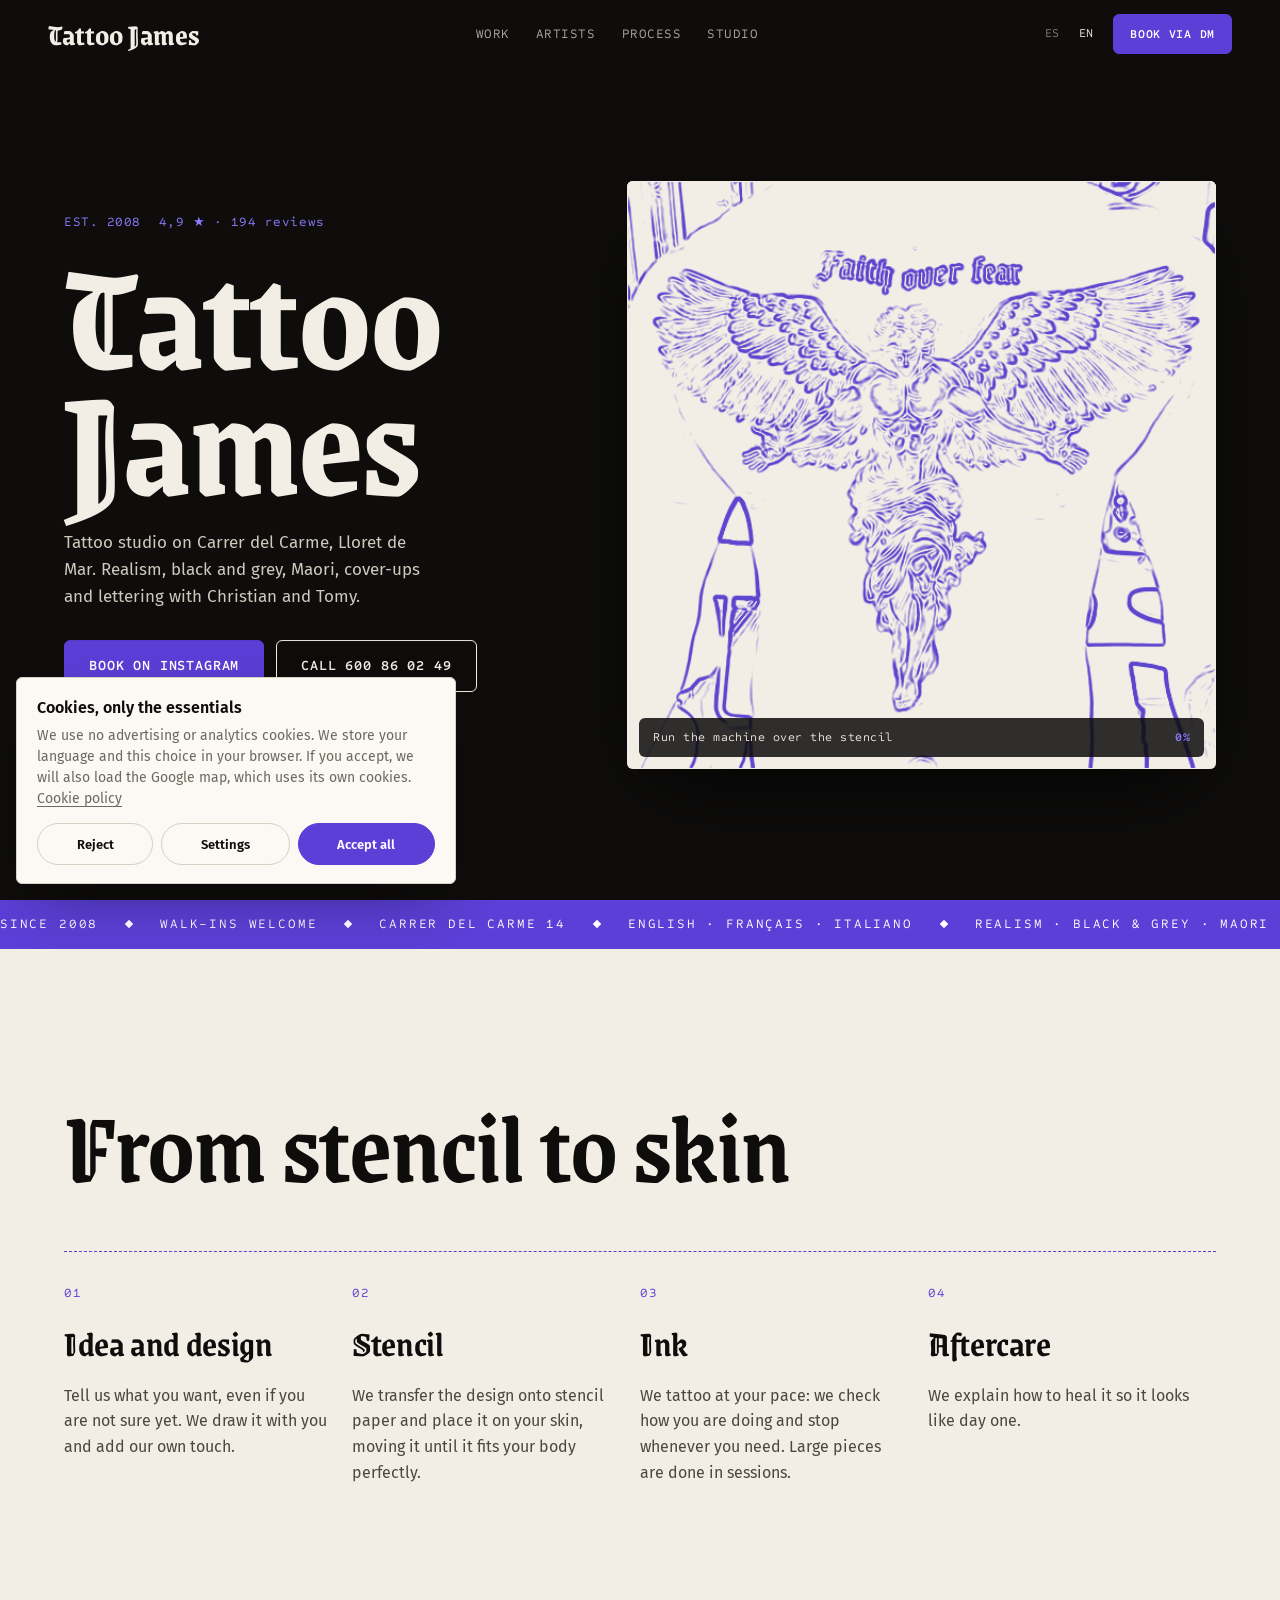
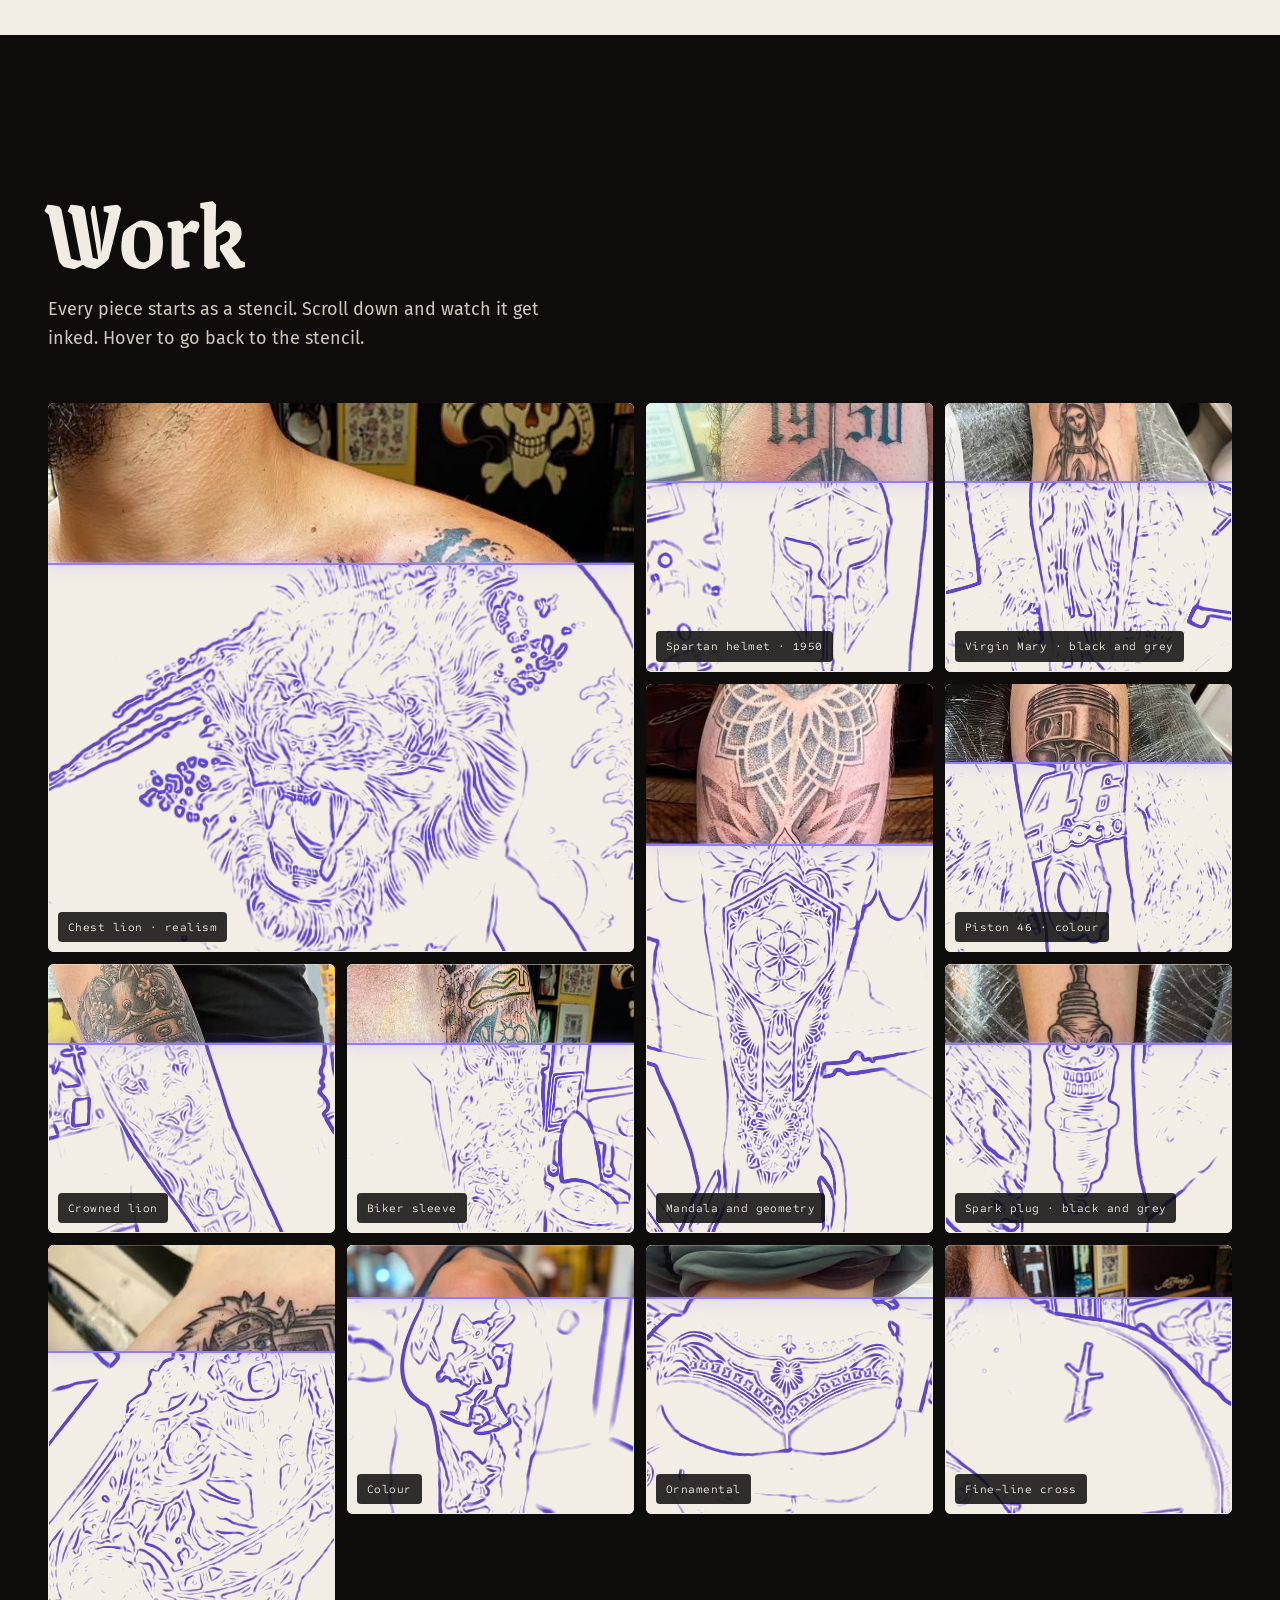
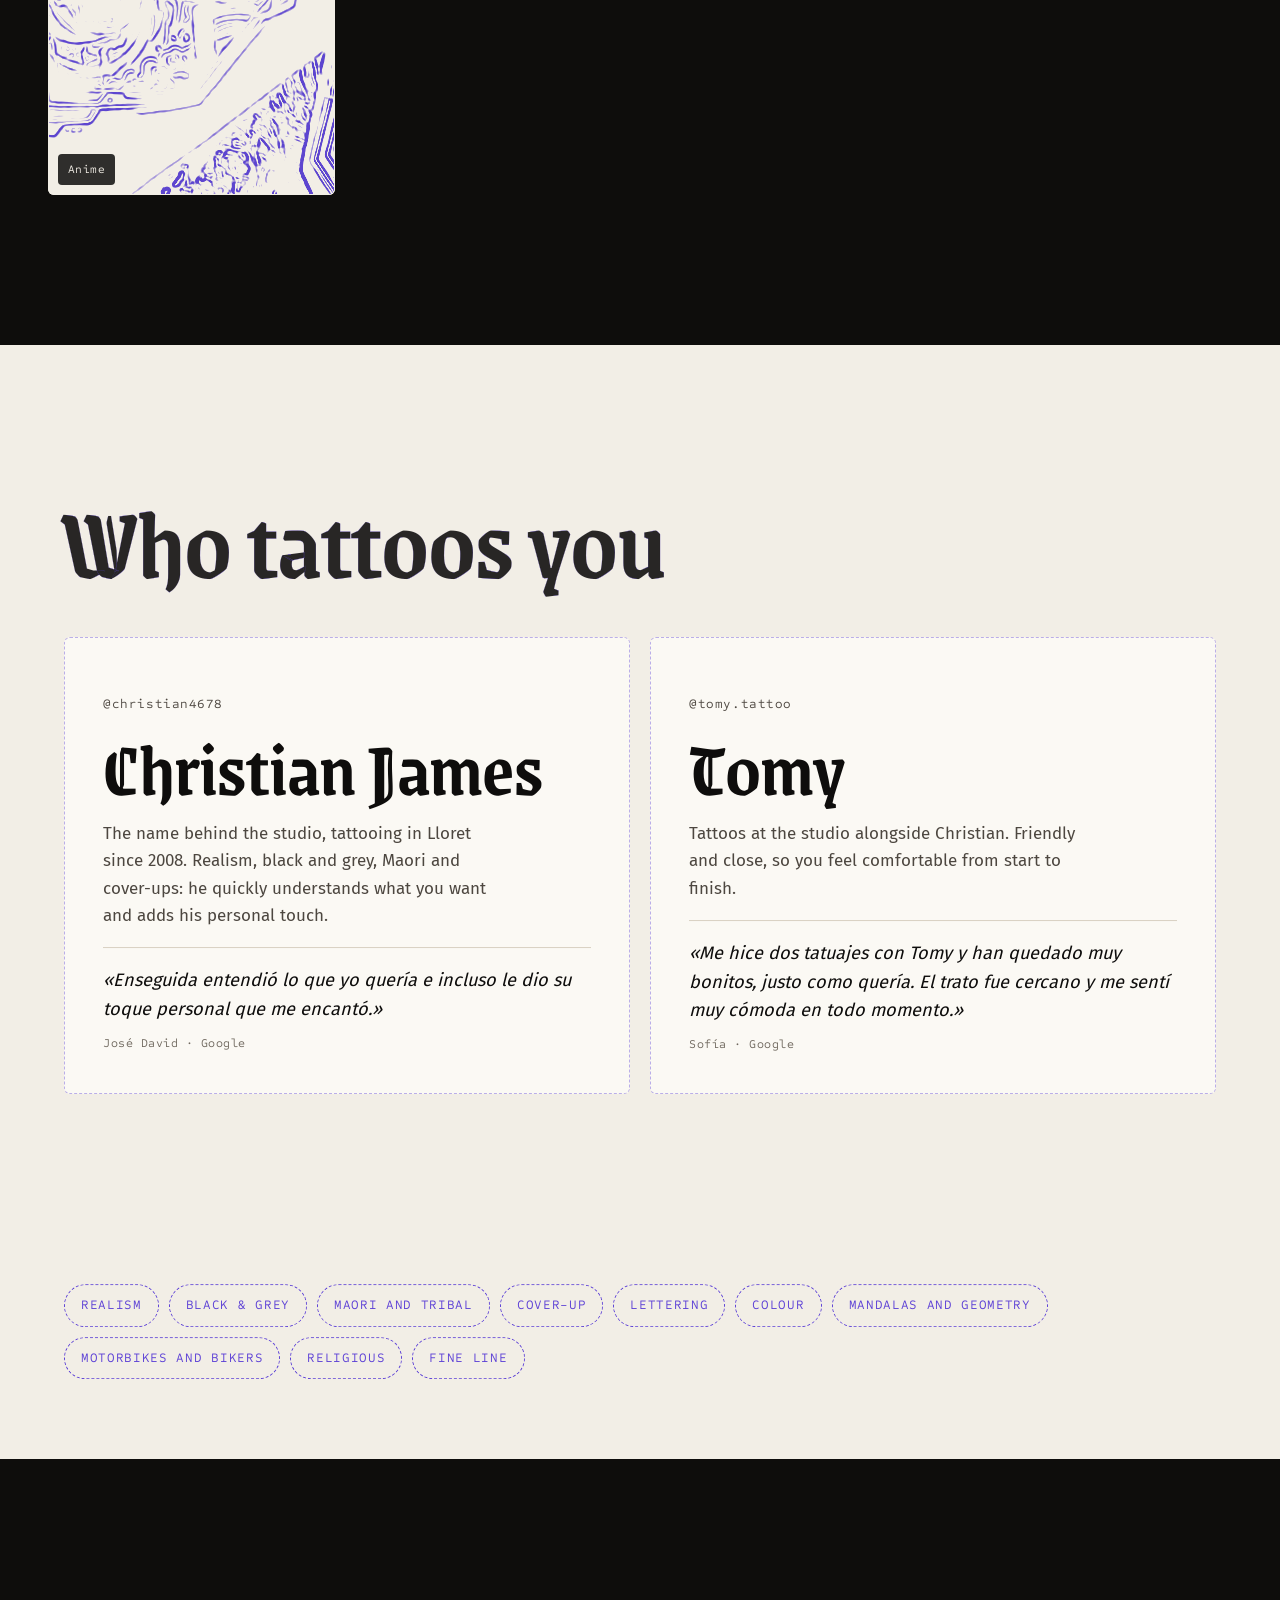
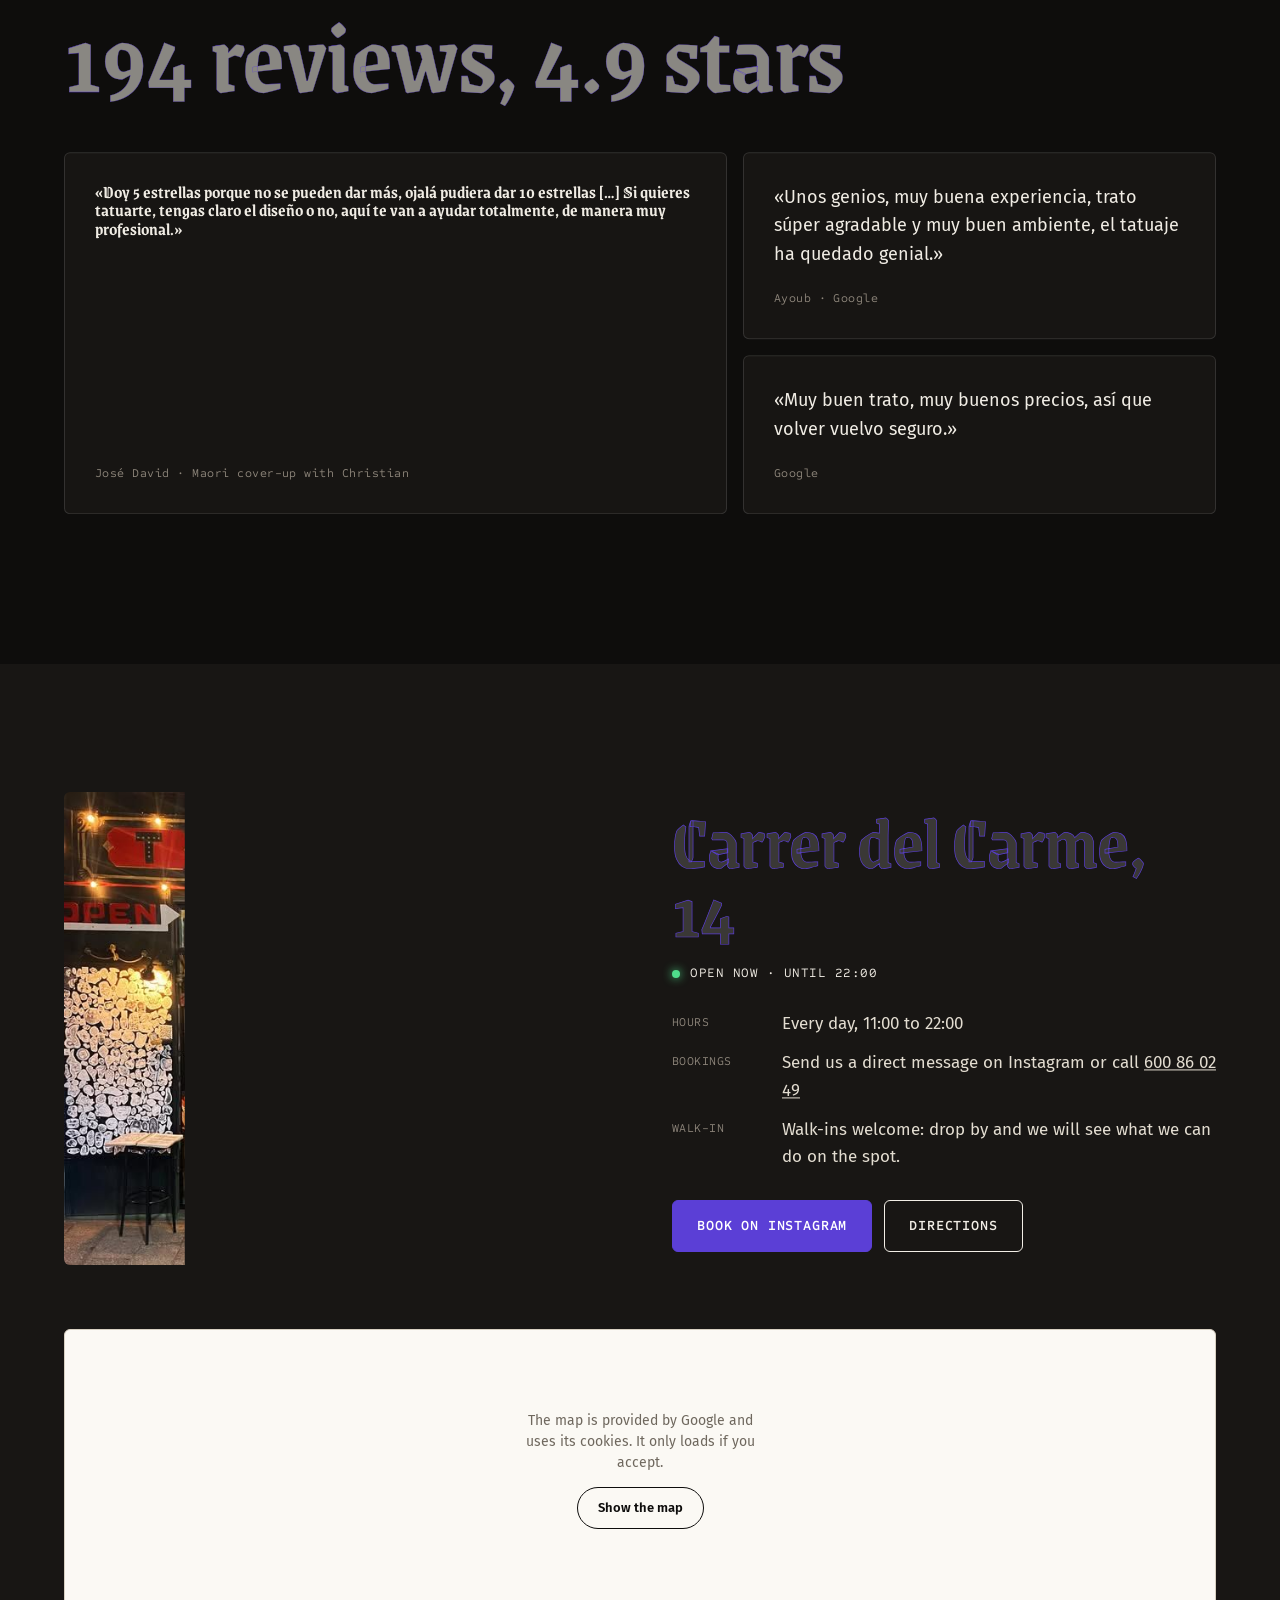
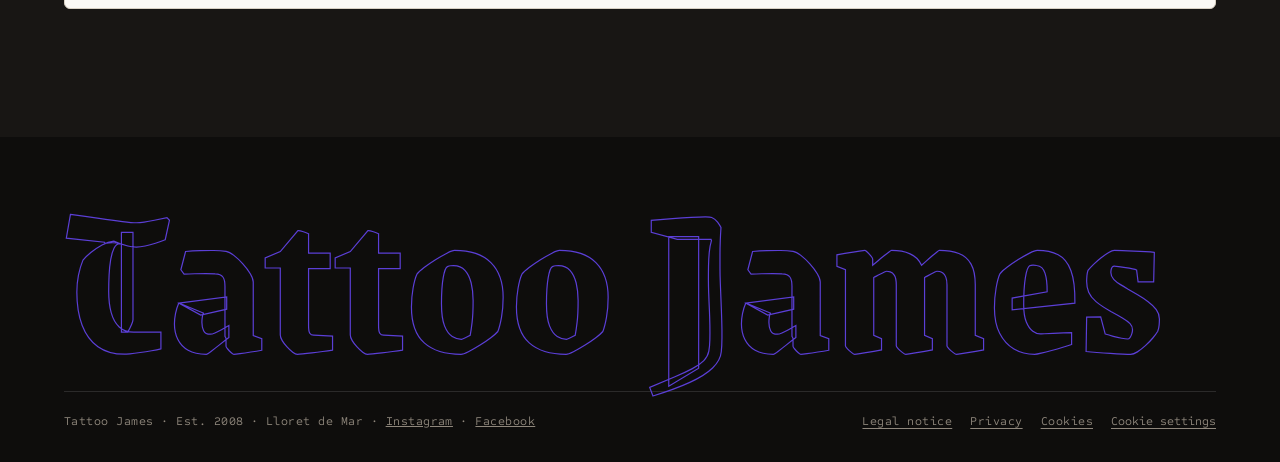
<file: index.html>
<!doctype html>
<html lang="es">
<head>
<meta charset="utf-8">
<meta name="viewport" content="width=device-width, initial-scale=1, viewport-fit=cover">
<title>Tattoo James · Estudio de tatuajes en Lloret de Mar desde 2008</title>
<meta name="description" content="Tattoo James, estudio de tatuajes en Carrer del Carme 14, Lloret de Mar, desde 2008. Realismo, black and grey, maorí, cover-ups y lettering con Christian y Tomy. Abierto todos los días.">
<meta name="theme-color" content="#0e0d0c">
<link rel="icon" href="assets/favicon.svg" type="image/svg+xml">
<meta property="og:title" content="Tattoo James · Lloret de Mar · desde 2008">
<meta property="og:description" content="Del stencil a la piel. Realismo, black and grey, maorí y cover-ups.">
<meta property="og:image" content="assets/img/fachada.jpg">
<link rel="stylesheet" href="css/fonts.css">
<link rel="stylesheet" href="css/style.css">
<link rel="stylesheet" href="css/legal.css">
<script type="application/ld+json">
{"@context":"https://schema.org","@type":"TattooParlor","name":"Tattoo James","foundingDate":"2008","telephone":"+34600860249","address":{"@type":"PostalAddress","streetAddress":"Carrer del Carme, 14","postalCode":"17310","addressLocality":"Lloret de Mar","addressRegion":"Girona","addressCountry":"ES"},"geo":{"@type":"GeoCoordinates","latitude":41.7007828,"longitude":2.8476604},"openingHoursSpecification":[{"@type":"OpeningHoursSpecification","dayOfWeek":["Monday","Tuesday","Wednesday","Thursday","Friday","Saturday","Sunday"],"opens":"11:00","closes":"22:00"}],"aggregateRating":{"@type":"AggregateRating","ratingValue":"4.9","reviewCount":"194"},"sameAs":["https://www.instagram.com/tattoo_james/","https://m.facebook.com/james6971"]}
</script>
</head>
<body>
<a class="skip" href="#main" data-i18n="skip">Saltar al contenido</a>

<div class="loader" aria-hidden="true">
  <p class="loader-t"><span class="lt-st">Tattoo James</span><span class="lt-ink">Tattoo James</span></p>
  <p class="loader-s mono">EST. 2008 · LLORET DE MAR</p>
</div>

<header class="top">
  <a class="brand" href="#main" aria-label="Tattoo James, inicio">Tattoo James</a>
  <nav class="nav mono" aria-label="Principal">
    <a href="#trabajos" data-i18n="n1">Trabajos</a>
    <a href="#artistas" data-i18n="n2">Artistas</a>
    <a href="#proceso" data-i18n="n3">Proceso</a>
    <a href="#visita" data-i18n="n4">Estudio</a>
  </nav>
  <div class="top-r">
    <div class="langs mono" role="group" aria-label="Idioma"><button type="button" data-lang="es">ES</button><button type="button" data-lang="en">EN</button></div>
    <a class="btn btn-sm" href="https://ig.me/m/tattoo_james" target="_blank" rel="noopener" data-i18n="dm">Cita por DM</a>
  </div>
</header>

<main id="main">
  <!-- PORTADA -->
  <section class="hero" aria-labelledby="h1">
    <div class="hero-txt">
      <p class="hero-k mono"><span>EST. 2008</span><span>4,9 ★ · 194 <span data-i18n="rev">reseñas</span></span></p>
      <h1 id="h1">Tattoo James</h1>
      <p class="hero-sub" data-i18n="sub">Estudio de tatuajes en Carrer del Carme, Lloret de Mar. Realismo, black and grey, maorí, cover-ups y lettering con Christian y Tomy.</p>
      <div class="hero-cta">
        <a class="btn" href="https://ig.me/m/tattoo_james" target="_blank" rel="noopener" data-i18n="dmB">Pedir cita por Instagram</a>
        <a class="btn btn-line" href="tel:+34600860249" data-i18n="call">Llamar al 600 86 02 49</a>
      </div>
      <p class="hero-lang mono" data-i18n="langs">Hablamos español, English, français e italiano</p>
    </div>
    <div class="tat" id="tat">
      <img class="tat-photo" src="assets/img/angel.jpg" alt="Tatuaje de un ángel con alas en el pecho y la frase Faith over fear" width="640" height="640" data-i18n-attr="alt:angelAlt">
      <canvas class="tat-stencil" aria-hidden="true"></canvas>
      <div class="tat-hud mono"><span data-i18n="hud">Pasa la máquina por el stencil</span><b id="tatPct">0%</b></div>
      <button type="button" class="tat-reset mono" id="tatReset" data-i18n="again">Otra vez</button>
    </div>
  </section>

  <div class="band mono" aria-hidden="true"><div class="band-in"><span>SINCE 2008</span><i></i><span>WALK-INS WELCOME</span><i></i><span>CARRER DEL CARME 14</span><i></i><span>ENGLISH · FRANÇAIS · ITALIANO</span><i></i><span>REALISM · BLACK &amp; GREY · MAORI · COVER-UP</span><i></i></div></div>

  <!-- PROCESO -->
  <section class="proceso" id="proceso" aria-labelledby="pr-h">
    <h2 id="pr-h" data-i18n="prh">Del stencil a la piel</h2>
    <ol class="steps">
      <li><span class="mono">01</span><h3 data-i18n="p1h">Idea y diseño</h3><p data-i18n="p1p">Nos cuentas qué quieres, aunque no lo tengas claro. Lo dibujamos contigo y le damos nuestro toque.</p></li>
      <li><span class="mono">02</span><h3 data-i18n="p2h">Stencil</h3><p data-i18n="p2p">Pasamos el diseño a papel de calco y lo colocamos en la piel. Lo movemos hasta que encaje perfecto con tu cuerpo.</p></li>
      <li><span class="mono">03</span><h3 data-i18n="p3h">Tinta</h3><p data-i18n="p3p">Tatuamos a tu ritmo: te preguntamos cómo vas y paramos cuando lo necesites. Las piezas grandes, por sesiones.</p></li>
      <li><span class="mono">04</span><h3 data-i18n="p4h">Cuidados</h3><p data-i18n="p4p">Te explicamos cómo curarlo para que quede como el primer día.</p></li>
    </ol>
  </section>

  <!-- TRABAJOS -->
  <section class="trabajos" id="trabajos" aria-labelledby="tb-h">
    <div class="sec-head">
      <h2 id="tb-h" data-i18n="tbh">Trabajos</h2>
      <p data-i18n="tbp">Cada pieza empieza como un stencil. Bájalo y mira cómo se tatúa. <span class="tip-fine">Pasa el cursor para volver al stencil.</span></p>
    </div>
    <div class="grid" id="grid">
      <figure class="w w-big" data-img="leon-pecho"><figcaption class="mono" data-i18n="w1">León en el pecho · realismo</figcaption></figure>
      <figure class="w" data-img="espartano"><figcaption class="mono" data-i18n="w2">Casco espartano · 1950</figcaption></figure>
      <figure class="w" data-img="virgen"><figcaption class="mono" data-i18n="w3">Virgen · black and grey</figcaption></figure>
      <figure class="w w-tall" data-img="mandala"><figcaption class="mono" data-i18n="w4">Mandala y geometría</figcaption></figure>
      <figure class="w" data-img="piston-46"><figcaption class="mono" data-i18n="w5">Pistón 46 · color</figcaption></figure>
      <figure class="w" data-img="leon-corona"><figcaption class="mono" data-i18n="w6">León con corona</figcaption></figure>
      <figure class="w" data-img="yamaha"><figcaption class="mono" data-i18n="w7">Manga motera</figcaption></figure>
      <figure class="w" data-img="bujia"><figcaption class="mono" data-i18n="w8">Bujía · black and grey</figcaption></figure>
      <figure class="w w-tall" data-img="anime"><figcaption class="mono" data-i18n="w9">Anime</figcaption></figure>
      <figure class="w" data-img="color"><figcaption class="mono" data-i18n="w10">Color</figcaption></figure>
      <figure class="w" data-img="ornamental"><figcaption class="mono" data-i18n="w11">Ornamental</figcaption></figure>
      <figure class="w" data-img="cruz"><figcaption class="mono" data-i18n="w12">Cruz fine line</figcaption></figure>
    </div>
  </section>

  <!-- ARTISTAS -->
  <section class="artistas" id="artistas" aria-labelledby="ar-h">
    <h2 id="ar-h" data-i18n="arh">Quién te tatúa</h2>
    <div class="ar">
      <article class="art">
        <p class="mono art-ig"><a href="https://www.instagram.com/christian4678/" target="_blank" rel="noopener">@christian4678</a></p>
        <h3>Christian James</h3>
        <p data-i18n="a1">El nombre detrás del estudio, tatuando en Lloret desde 2008. Realismo, black and grey, maorí y cover-ups: entiende rápido lo que quieres y le da su toque personal.</p>
        <blockquote><p lang="es">«Enseguida entendió lo que yo quería e incluso le dio su toque personal que me encantó.»</p><cite class="mono">José David · Google</cite></blockquote>
      </article>
      <article class="art">
        <p class="mono art-ig"><a href="https://www.instagram.com/tomy.tattoo/" target="_blank" rel="noopener">@tomy.tattoo</a></p>
        <h3>Tomy</h3>
        <p data-i18n="a2">Tatúa en el estudio junto a Christian. Trato cercano para que estés cómodo de principio a fin.</p>
        <blockquote><p lang="es">«Me hice dos tatuajes con Tomy y han quedado muy bonitos, justo como quería. El trato fue cercano y me sentí muy cómoda en todo momento.»</p><cite class="mono">Sofía · Google</cite></blockquote>
      </article>
    </div>
  </section>

  <!-- ESTILOS -->
  <section class="estilos" aria-labelledby="es-h">
    <h2 id="es-h" class="sr" data-i18n="esh">Estilos</h2>
    <ul class="chips mono">
      <li data-i18n="e1">Realismo</li><li>Black &amp; grey</li><li data-i18n="e3">Maorí y tribal</li><li>Cover-up</li><li>Lettering</li><li data-i18n="e6">Color</li><li data-i18n="e7">Mandalas y geometría</li><li data-i18n="e8">Motor y moteros</li><li data-i18n="e9">Religioso</li><li>Fine line</li>
    </ul>
  </section>

  <!-- RESEÑAS -->
  <section class="resenas" aria-labelledby="rs-h">
    <div class="rs-head">
      <h2 id="rs-h" data-i18n="rsh">194 reseñas, 4,9 estrellas</h2>
    </div>
    <div class="rs">
      <blockquote class="rs-big"><p lang="es">«Doy 5 estrellas porque no se pueden dar más, ojalá pudiera dar 10 estrellas […] Si quieres tatuarte, tengas claro el diseño o no, aquí te van a ayudar totalmente, de manera muy profesional.»</p><cite class="mono">José David · <span data-i18n="cover">cover-up maorí con Christian</span></cite></blockquote>
      <blockquote><p lang="es">«Unos genios, muy buena experiencia, trato súper agradable y muy buen ambiente, el tatuaje ha quedado genial.»</p><cite class="mono">Ayoub · Google</cite></blockquote>
      <blockquote><p lang="es">«Muy buen trato, muy buenos precios, así que volver vuelvo seguro.»</p><cite class="mono">Google</cite></blockquote>
    </div>
  </section>

  <!-- VISITA -->
  <section class="visita" id="visita" aria-labelledby="vs-h">
    <figure class="vs-img"><img src="assets/img/fachada.jpg" alt="Fachada de James Tattoo con el rótulo rojo, bombillas, el cartel Open y el equipo en la puerta" width="640" height="557" loading="lazy" data-i18n-attr="alt:fachAlt"></figure>
    <div class="vs-txt">
      <h2 id="vs-h" data-i18n="vsh">Carrer del Carme, 14</h2>
      <p class="now mono" id="now"></p>
      <dl>
        <dt class="mono" data-i18n="d1">Horario</dt><dd data-i18n="hr">Todos los días, de 11:00 a 22:00</dd>
        <dt class="mono" data-i18n="d2">Citas</dt><dd><span data-i18n="ct">Por mensaje directo en Instagram o llamando al</span> <a href="tel:+34600860249">600 86 02 49</a></dd>
        <dt class="mono" data-i18n="d3">Sin cita</dt><dd data-i18n="walk">Walk-ins welcome: pásate y miramos qué podemos hacer en el momento.</dd>
      </dl>
      <div class="vs-cta">
        <a class="btn" href="https://ig.me/m/tattoo_james" target="_blank" rel="noopener" data-i18n="dmB">Pedir cita por Instagram</a>
        <a class="btn btn-line" href="https://www.google.com/maps/dir/?api=1&destination=Tattoo+James+Carrer+del+Carme+14+Lloret+de+Mar" target="_blank" rel="noopener" data-i18n="route">Cómo llegar</a>
      </div>
    </div>
    <div class="cc-map vs-map" data-src="https://www.google.com/maps?q=Tattoo+James,+Carrer+del+Carme+14,+Lloret+de+Mar&output=embed" data-title="Mapa: Tattoo James"></div>
  </section>
</main>

<footer class="foot">
  <p class="foot-big" aria-hidden="true">Tattoo James</p>
  <div class="foot-row mono">
    <p>Tattoo James · Est. 2008 · Lloret de Mar · <a href="https://www.instagram.com/tattoo_james/" target="_blank" rel="noopener">Instagram</a> · <a href="https://m.facebook.com/james6971" target="_blank" rel="noopener">Facebook</a></p>
    <nav class="foot-links" aria-label="Información legal">
      <a href="aviso-legal.html" data-i18n="lg1">Aviso legal</a>
      <a href="privacidad.html" data-i18n="lg2">Privacidad</a>
      <a href="cookies.html" data-i18n="lg3">Cookies</a>
      <button type="button" data-cookies-open data-i18n="lg4">Configurar cookies</button>
    </nav>
  </div>
</footer>

<script src="js/en.js"></script>
<script src="js/i18n.js" data-site="tattoo-james-2"></script>
<script src="js/consent.js" data-site="tattoo-james-2"></script>
<script src="js/vendor/gsap.min.js"></script>
<script src="js/vendor/ScrollTrigger.min.js"></script>
<script src="js/main.js"></script>
</body>
</html>
</file>
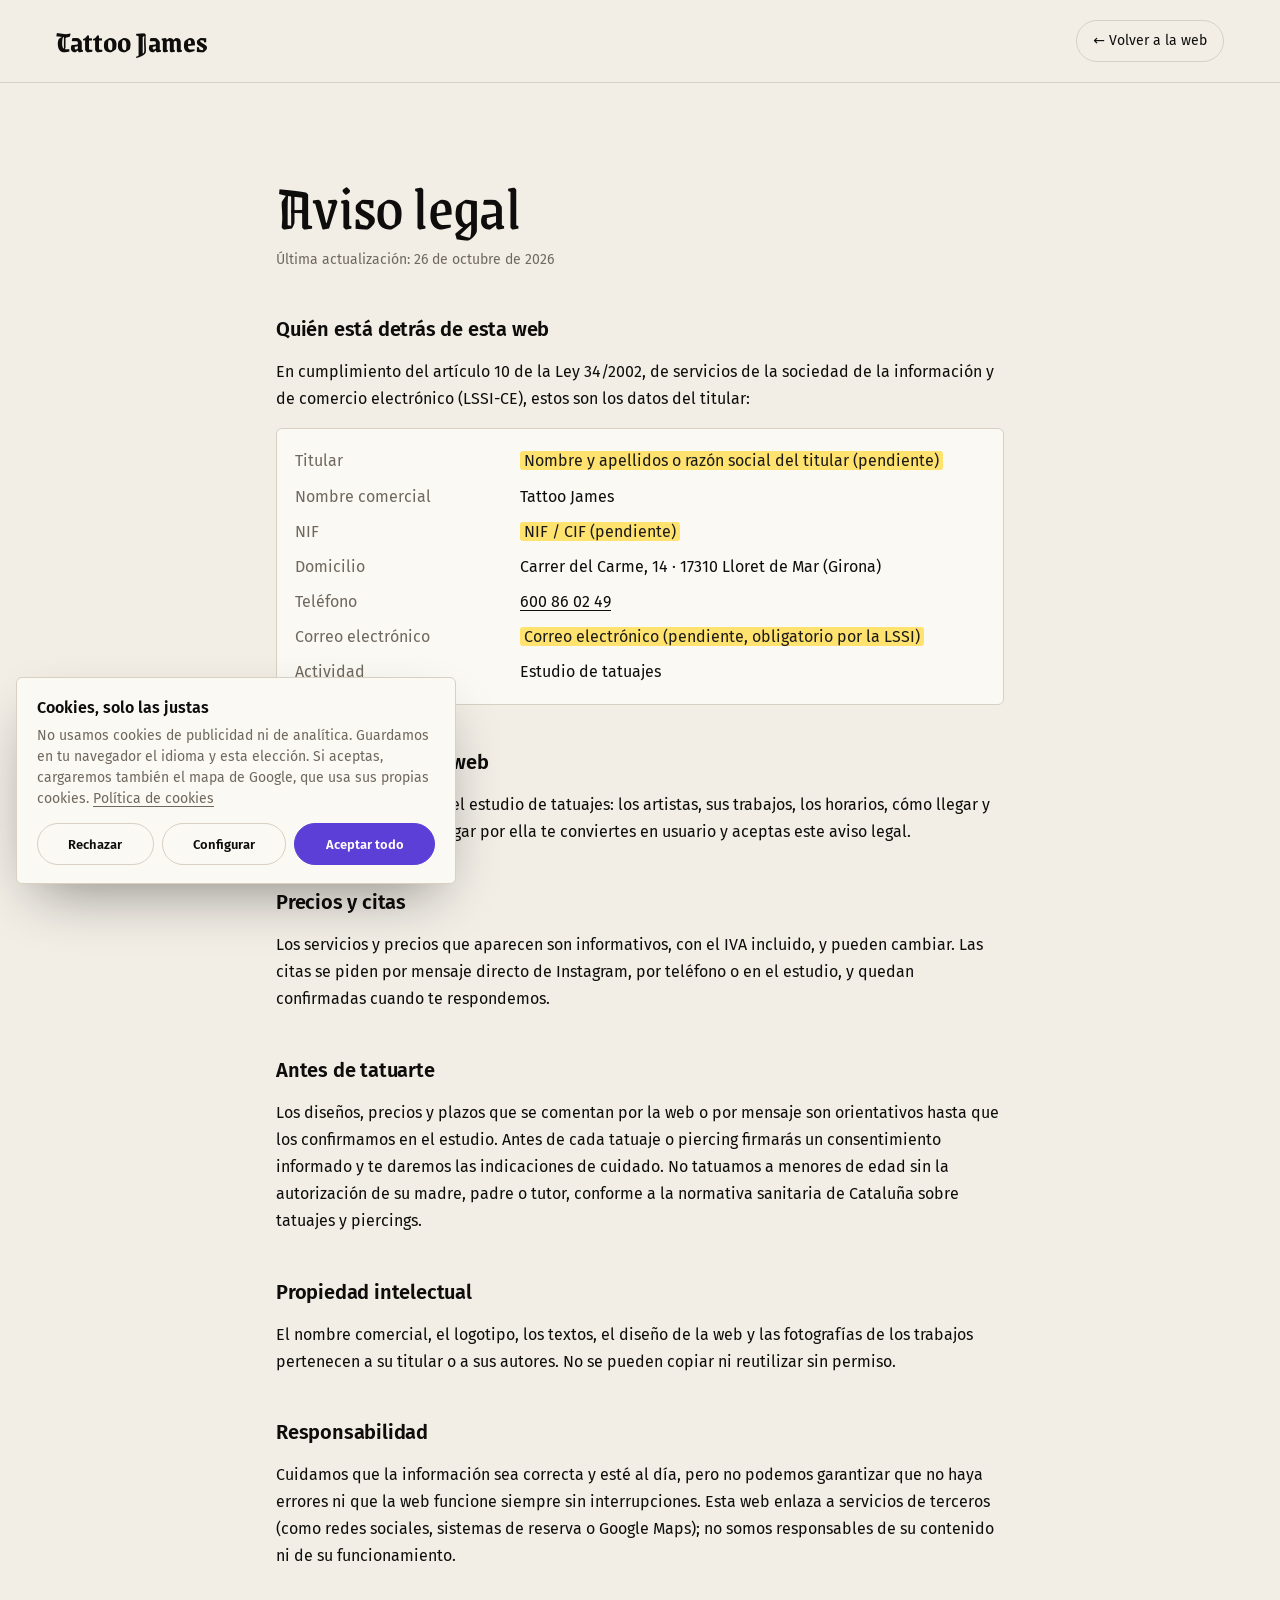
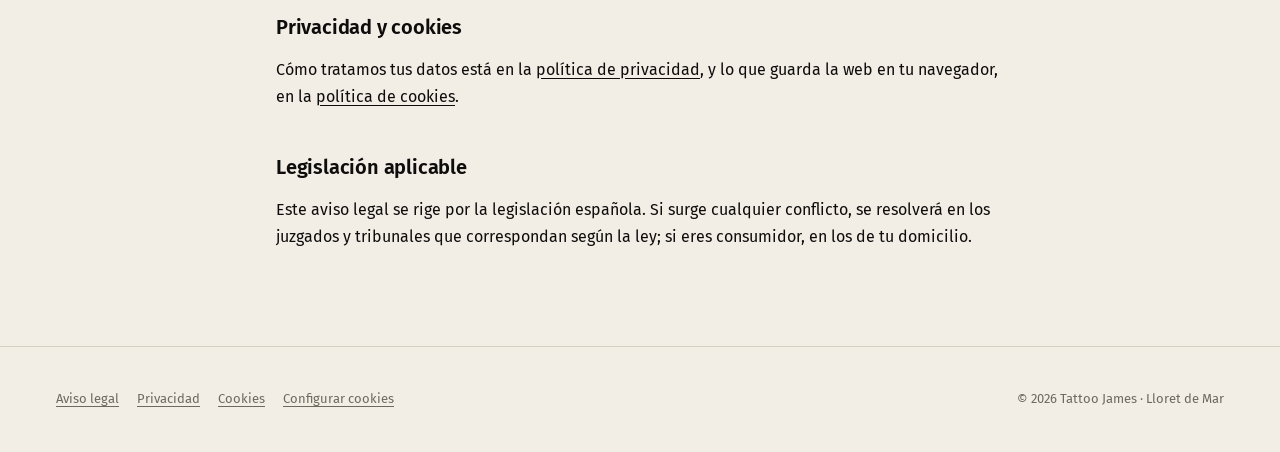
<file: aviso-legal.html>
<!doctype html>
<html lang="es">
<head>
<meta charset="utf-8">
<meta name="viewport" content="width=device-width, initial-scale=1, viewport-fit=cover">
<title>Aviso legal · Tattoo James</title>
<meta name="robots" content="noindex, follow">
<meta name="theme-color" content="#0e0d0c">
<link rel="icon" href="assets/favicon.svg" type="image/svg+xml">
<link rel="stylesheet" href="css/fonts.css">
<link rel="stylesheet" href="css/style.css">
<link rel="stylesheet" href="css/legal.css">
</head>
<body class="legal-page">
<header class="legal-top">
  <a class="legal-brand" href="./">Tattoo James</a>
  <a class="legal-back" href="./">&larr; Volver a la web</a>
</header>
<main class="legal">
  <h1>Aviso legal</h1>
  <p class="upd">Última actualización: 26 de octubre de 2026</p>

  <h2>Quién está detrás de esta web</h2>
  <p>En cumplimiento del artículo 10 de la Ley 34/2002, de servicios de la sociedad de la información y de comercio electrónico (LSSI-CE), estos son los datos del titular:</p>
  <dl>
    <dt>Titular</dt><dd><mark>Nombre y apellidos o razón social del titular (pendiente)</mark></dd>
    <dt>Nombre comercial</dt><dd>Tattoo James</dd>
    <dt>NIF</dt><dd><mark>NIF / CIF (pendiente)</mark></dd>
    <dt>Domicilio</dt><dd>Carrer del Carme, 14 · 17310 Lloret de Mar (Girona)</dd>
    <dt>Teléfono</dt><dd><a href="tel:+34600860249">600 86 02 49</a></dd>
    <dt>Correo electrónico</dt><dd><mark>Correo electrónico (pendiente, obligatorio por la LSSI)</mark></dd>
    <dt>Actividad</dt><dd>Estudio de tatuajes</dd>
  </dl>

  <h2>Para qué sirve esta web</h2>
  <p>Esta web informa sobre el estudio de tatuajes: los artistas, sus trabajos, los horarios, cómo llegar y cómo pedir cita. Al navegar por ella te conviertes en usuario y aceptas este aviso legal.</p>

  <h2>Precios y citas</h2>
  <p>Los servicios y precios que aparecen son informativos, con el IVA incluido, y pueden cambiar. Las citas se piden por mensaje directo de Instagram, por teléfono o en el estudio, y quedan confirmadas cuando te respondemos.</p>

  <h2>Antes de tatuarte</h2>
  <p>Los diseños, precios y plazos que se comentan por la web o por mensaje son orientativos hasta que los confirmamos en el estudio. Antes de cada tatuaje o piercing firmarás un consentimiento informado y te daremos las indicaciones de cuidado. No tatuamos a menores de edad sin la autorización de su madre, padre o tutor, conforme a la normativa sanitaria de Cataluña sobre tatuajes y piercings.</p>
  <h2>Propiedad intelectual</h2>
  <p>El nombre comercial, el logotipo, los textos, el diseño de la web y las fotografías de los trabajos pertenecen a su titular o a sus autores. No se pueden copiar ni reutilizar sin permiso.</p>

  <h2>Responsabilidad</h2>
  <p>Cuidamos que la información sea correcta y esté al día, pero no podemos garantizar que no haya errores ni que la web funcione siempre sin interrupciones. Esta web enlaza a servicios de terceros (como redes sociales, sistemas de reserva o Google Maps); no somos responsables de su contenido ni de su funcionamiento.</p>

  <h2>Privacidad y cookies</h2>
  <p>Cómo tratamos tus datos está en la <a href="privacidad.html">política de privacidad</a>, y lo que guarda la web en tu navegador, en la <a href="cookies.html">política de cookies</a>.</p>

  <h2>Legislación aplicable</h2>
  <p>Este aviso legal se rige por la legislación española. Si surge cualquier conflicto, se resolverá en los juzgados y tribunales que correspondan según la ley; si eres consumidor, en los de tu domicilio.</p>
</main>
<footer class="legal-foot">
  <nav class="legal-links" aria-label="Información legal">
    <a href="aviso-legal.html" aria-current="page">Aviso legal</a>
    <a href="privacidad.html">Privacidad</a>
    <a href="cookies.html">Cookies</a>
    <button type="button" data-cookies-open>Configurar cookies</button>
  </nav>
  <p>© 2026 Tattoo James · Lloret de Mar</p>
</footer>
<script src="js/consent.js" data-site="tattoo-james-2"></script>
</body>
</html>
</file>
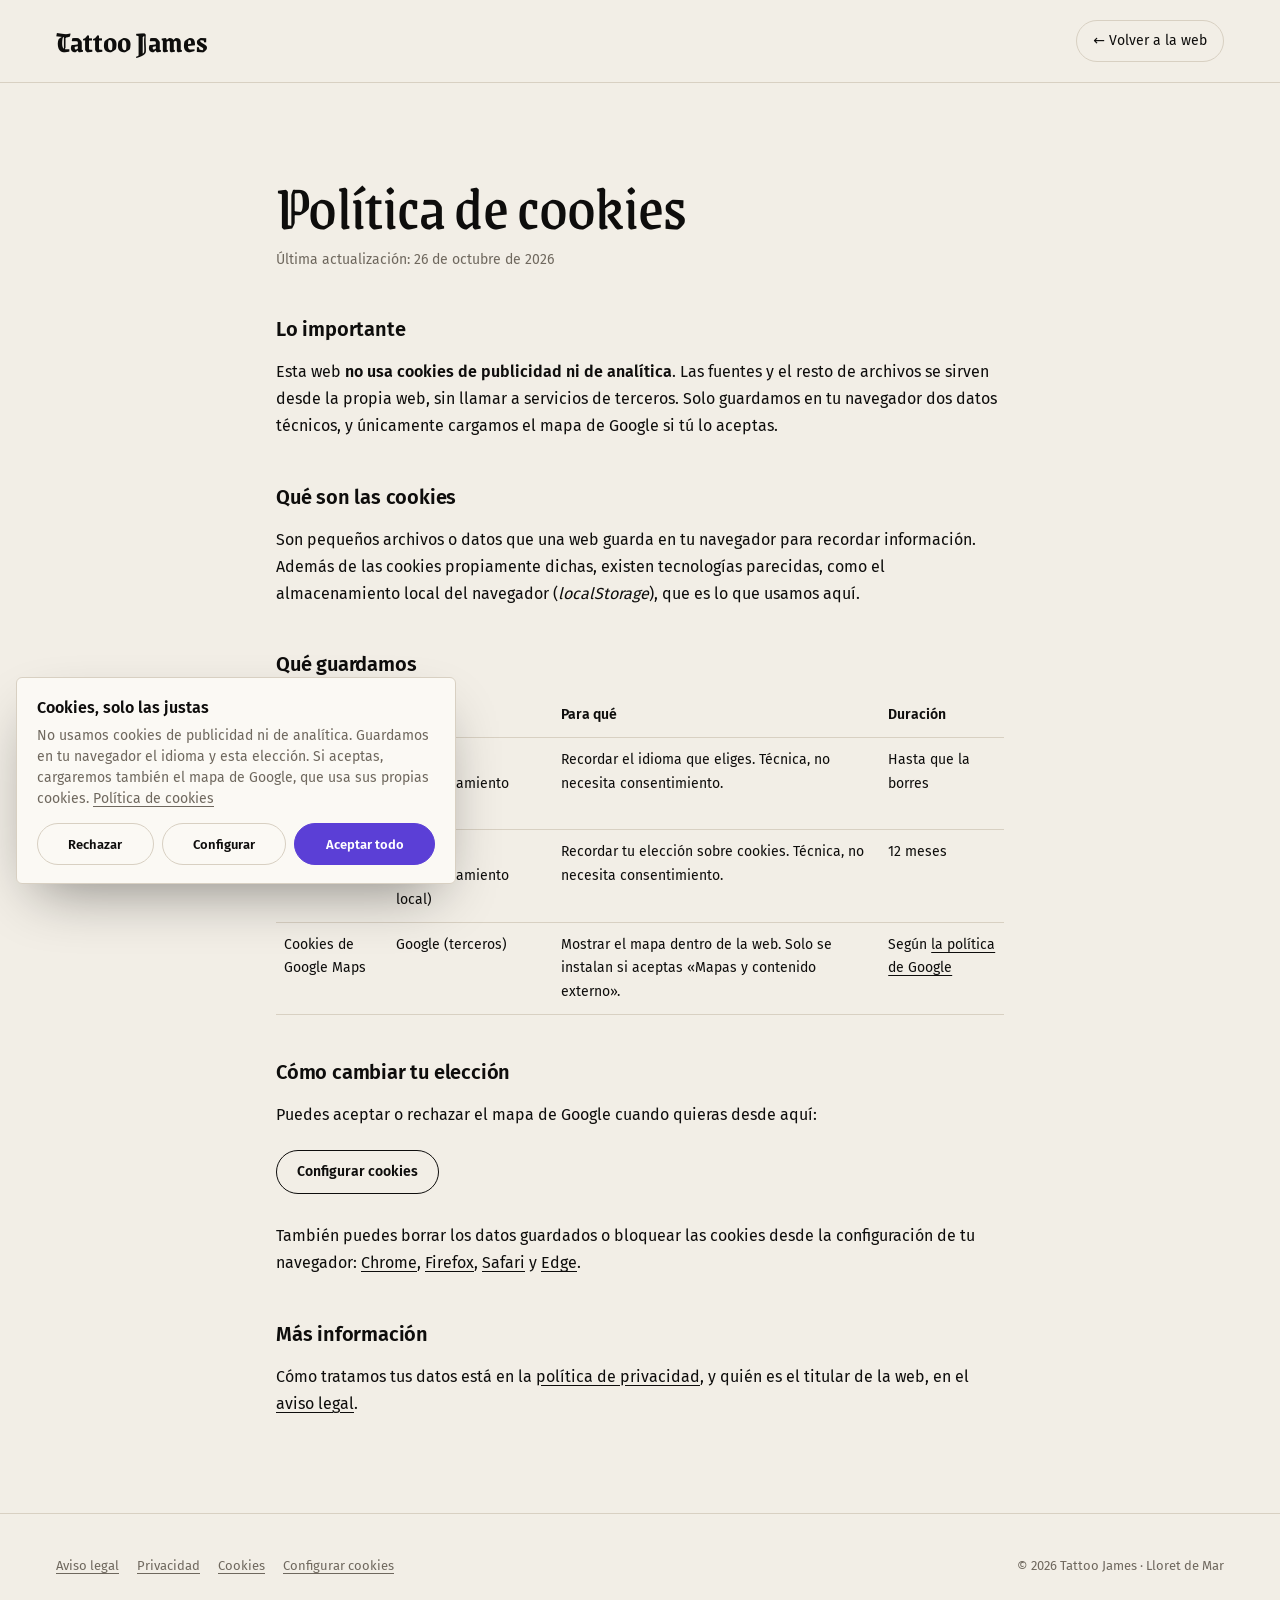
<file: cookies.html>
<!doctype html>
<html lang="es">
<head>
<meta charset="utf-8">
<meta name="viewport" content="width=device-width, initial-scale=1, viewport-fit=cover">
<title>Política de cookies · Tattoo James</title>
<meta name="robots" content="noindex, follow">
<meta name="theme-color" content="#0e0d0c">
<link rel="icon" href="assets/favicon.svg" type="image/svg+xml">
<link rel="stylesheet" href="css/fonts.css">
<link rel="stylesheet" href="css/style.css">
<link rel="stylesheet" href="css/legal.css">
</head>
<body class="legal-page">
<header class="legal-top">
  <a class="legal-brand" href="./">Tattoo James</a>
  <a class="legal-back" href="./">&larr; Volver a la web</a>
</header>
<main class="legal">
  <h1>Política de cookies</h1>
  <p class="upd">Última actualización: 26 de octubre de 2026</p>

  <h2>Lo importante</h2>
  <p>Esta web <strong>no usa cookies de publicidad ni de analítica</strong>. Las fuentes y el resto de archivos se sirven desde la propia web, sin llamar a servicios de terceros. Solo guardamos en tu navegador dos datos técnicos, y únicamente cargamos el mapa de Google si tú lo aceptas.</p>

  <h2>Qué son las cookies</h2>
  <p>Son pequeños archivos o datos que una web guarda en tu navegador para recordar información. Además de las cookies propiamente dichas, existen tecnologías parecidas, como el almacenamiento local del navegador (<em>localStorage</em>), que es lo que usamos aquí.</p>

  <h2>Qué guardamos</h2>
  <table>
    <thead><tr><th>Nombre</th><th>De quién</th><th>Para qué</th><th>Duración</th></tr></thead>
    <tbody>
      <tr><td>tattoo-james-2-lang</td><td>Propia (almacenamiento local)</td><td>Recordar el idioma que eliges. Técnica, no necesita consentimiento.</td><td>Hasta que la borres</td></tr>
      <tr><td>tattoo-james-2-consent</td><td>Propia (almacenamiento local)</td><td>Recordar tu elección sobre cookies. Técnica, no necesita consentimiento.</td><td>12 meses</td></tr>
      <tr><td>Cookies de Google Maps</td><td>Google (terceros)</td><td>Mostrar el mapa dentro de la web. Solo se instalan si aceptas «Mapas y contenido externo».</td><td>Según <a href="https://policies.google.com/technologies/cookies?hl=es" target="_blank" rel="noopener">la política de Google</a></td></tr>
    </tbody>
  </table>

  <h2>Cómo cambiar tu elección</h2>
  <p>Puedes aceptar o rechazar el mapa de Google cuando quieras desde aquí:</p>
  <button type="button" class="legal-btn" data-cookies-open>Configurar cookies</button>
  <p>También puedes borrar los datos guardados o bloquear las cookies desde la configuración de tu navegador:
    <a href="https://support.google.com/chrome/answer/95647?hl=es" target="_blank" rel="noopener">Chrome</a>,
    <a href="https://support.mozilla.org/es/kb/Borrar%20cookies" target="_blank" rel="noopener">Firefox</a>,
    <a href="https://support.apple.com/es-es/guide/safari/sfri11471/mac" target="_blank" rel="noopener">Safari</a> y
    <a href="https://support.microsoft.com/es-es/microsoft-edge/eliminar-las-cookies-en-microsoft-edge-63947406-40ac-c3b8-57b9-2a946a29ae09" target="_blank" rel="noopener">Edge</a>.</p>

  <h2>Más información</h2>
  <p>Cómo tratamos tus datos está en la <a href="privacidad.html">política de privacidad</a>, y quién es el titular de la web, en el <a href="aviso-legal.html">aviso legal</a>.</p>
</main>
<footer class="legal-foot">
  <nav class="legal-links" aria-label="Información legal">
    <a href="aviso-legal.html">Aviso legal</a>
    <a href="privacidad.html">Privacidad</a>
    <a href="cookies.html" aria-current="page">Cookies</a>
    <button type="button" data-cookies-open>Configurar cookies</button>
  </nav>
  <p>© 2026 Tattoo James · Lloret de Mar</p>
</footer>
<script src="js/consent.js" data-site="tattoo-james-2"></script>
</body>
</html>
</file>
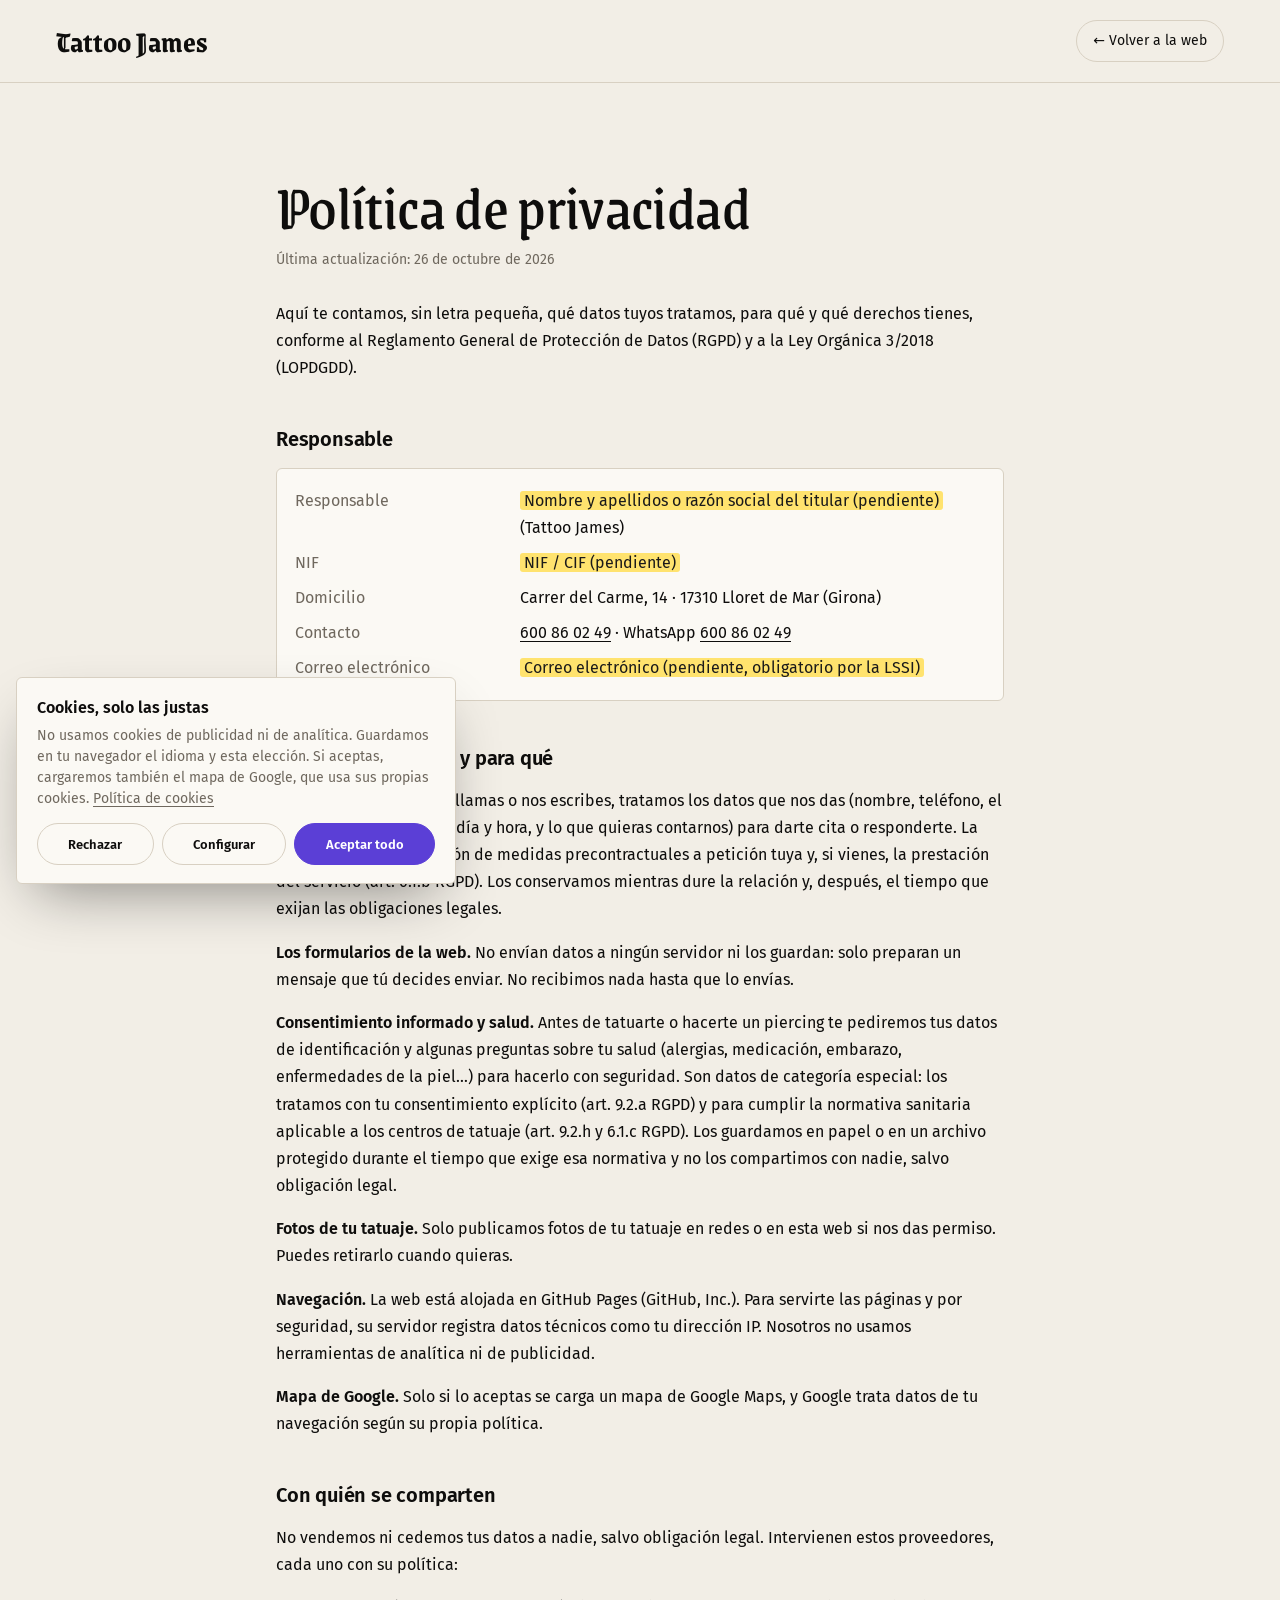
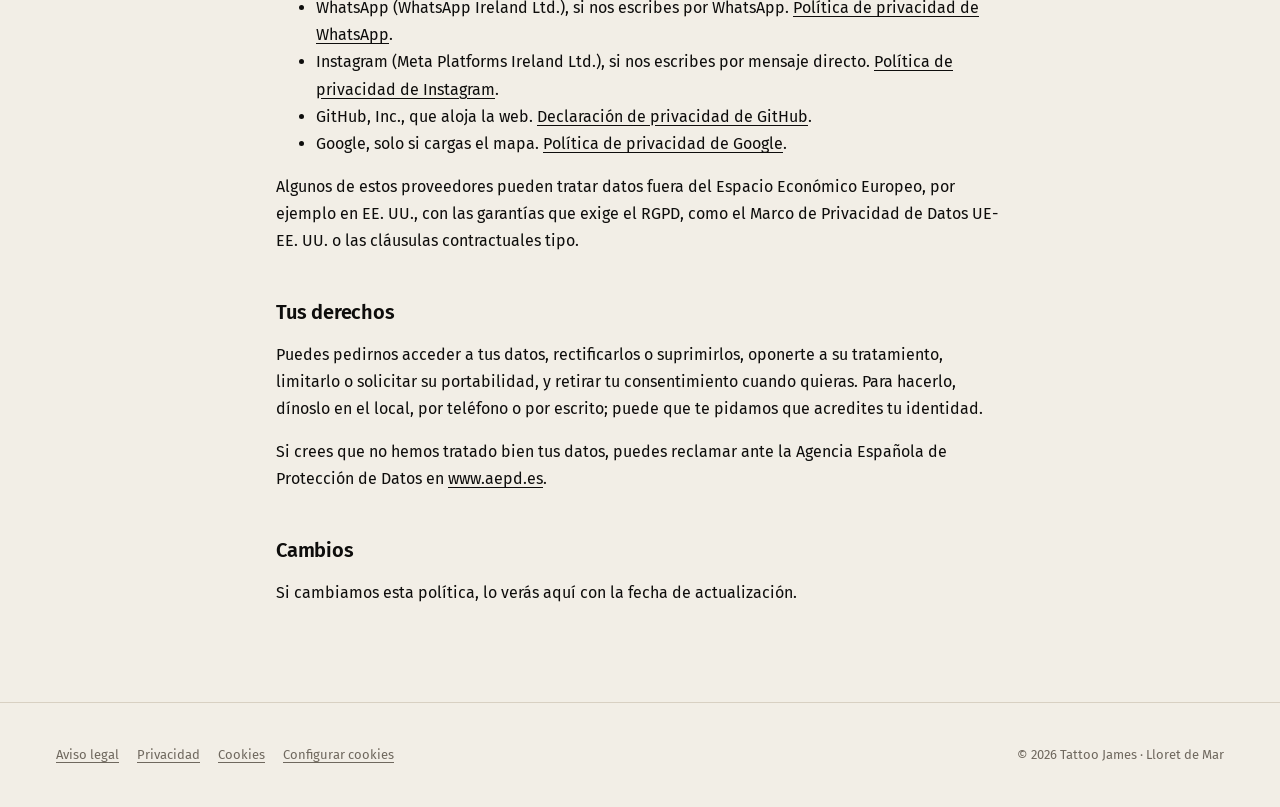
<file: privacidad.html>
<!doctype html>
<html lang="es">
<head>
<meta charset="utf-8">
<meta name="viewport" content="width=device-width, initial-scale=1, viewport-fit=cover">
<title>Política de privacidad · Tattoo James</title>
<meta name="robots" content="noindex, follow">
<meta name="theme-color" content="#0e0d0c">
<link rel="icon" href="assets/favicon.svg" type="image/svg+xml">
<link rel="stylesheet" href="css/fonts.css">
<link rel="stylesheet" href="css/style.css">
<link rel="stylesheet" href="css/legal.css">
</head>
<body class="legal-page">
<header class="legal-top">
  <a class="legal-brand" href="./">Tattoo James</a>
  <a class="legal-back" href="./">&larr; Volver a la web</a>
</header>
<main class="legal">
  <h1>Política de privacidad</h1>
  <p class="upd">Última actualización: 26 de octubre de 2026</p>
  <p>Aquí te contamos, sin letra pequeña, qué datos tuyos tratamos, para qué y qué derechos tienes, conforme al Reglamento General de Protección de Datos (RGPD) y a la Ley Orgánica 3/2018 (LOPDGDD).</p>

  <h2>Responsable</h2>
  <dl>
    <dt>Responsable</dt><dd><mark>Nombre y apellidos o razón social del titular (pendiente)</mark> (Tattoo James)</dd>
    <dt>NIF</dt><dd><mark>NIF / CIF (pendiente)</mark></dd>
    <dt>Domicilio</dt><dd>Carrer del Carme, 14 · 17310 Lloret de Mar (Girona)</dd>
    <dt>Contacto</dt><dd><a href="tel:+34600860249">600 86 02 49</a> · WhatsApp <a href="https://wa.me/34600860249">600 86 02 49</a></dd>
    <dt>Correo electrónico</dt><dd><mark>Correo electrónico (pendiente, obligatorio por la LSSI)</mark></dd>
  </dl>

  <h2>Qué datos tratamos y para qué</h2>
  <p><strong>Citas y consultas.</strong> Si nos llamas o nos escribes, tratamos los datos que nos das (nombre, teléfono, el servicio que te interesa, día y hora, y lo que quieras contarnos) para darte cita o responderte. La base legal es la aplicación de medidas precontractuales a petición tuya y, si vienes, la prestación del servicio (art. 6.1.b RGPD). Los conservamos mientras dure la relación y, después, el tiempo que exijan las obligaciones legales.</p>
  <p><strong>Los formularios de la web.</strong> No envían datos a ningún servidor ni los guardan: solo preparan un mensaje que tú decides enviar. No recibimos nada hasta que lo envías.</p>
  <p><strong>Consentimiento informado y salud.</strong> Antes de tatuarte o hacerte un piercing te pediremos tus datos de identificación y algunas preguntas sobre tu salud (alergias, medicación, embarazo, enfermedades de la piel…) para hacerlo con seguridad. Son datos de categoría especial: los tratamos con tu consentimiento explícito (art. 9.2.a RGPD) y para cumplir la normativa sanitaria aplicable a los centros de tatuaje (art. 9.2.h y 6.1.c RGPD). Los guardamos en papel o en un archivo protegido durante el tiempo que exige esa normativa y no los compartimos con nadie, salvo obligación legal.</p>
  <p><strong>Fotos de tu tatuaje.</strong> Solo publicamos fotos de tu tatuaje en redes o en esta web si nos das permiso. Puedes retirarlo cuando quieras.</p>
  <p><strong>Navegación.</strong> La web está alojada en GitHub Pages (GitHub, Inc.). Para servirte las páginas y por seguridad, su servidor registra datos técnicos como tu dirección IP. Nosotros no usamos herramientas de analítica ni de publicidad.</p>
  <p><strong>Mapa de Google.</strong> Solo si lo aceptas se carga un mapa de Google Maps, y Google trata datos de tu navegación según su propia política.</p>

  <h2>Con quién se comparten</h2>
  <p>No vendemos ni cedemos tus datos a nadie, salvo obligación legal. Intervienen estos proveedores, cada uno con su política:</p>
  <ul>
    <li>WhatsApp (WhatsApp Ireland Ltd.), si nos escribes por WhatsApp. <a href="https://www.whatsapp.com/legal/privacy-policy-eea" target="_blank" rel="noopener">Política de privacidad de WhatsApp</a>.</li>
    <li>Instagram (Meta Platforms Ireland Ltd.), si nos escribes por mensaje directo. <a href="https://privacycenter.instagram.com/policy" target="_blank" rel="noopener">Política de privacidad de Instagram</a>.</li>
    <li>GitHub, Inc., que aloja la web. <a href="https://docs.github.com/es/site-policy/privacy-policies/github-general-privacy-statement" target="_blank" rel="noopener">Declaración de privacidad de GitHub</a>.</li>
    <li>Google, solo si cargas el mapa. <a href="https://policies.google.com/privacy?hl=es" target="_blank" rel="noopener">Política de privacidad de Google</a>.</li>
  </ul>
  <p>Algunos de estos proveedores pueden tratar datos fuera del Espacio Económico Europeo, por ejemplo en EE. UU., con las garantías que exige el RGPD, como el Marco de Privacidad de Datos UE-EE. UU. o las cláusulas contractuales tipo.</p>

  <h2>Tus derechos</h2>
  <p>Puedes pedirnos acceder a tus datos, rectificarlos o suprimirlos, oponerte a su tratamiento, limitarlo o solicitar su portabilidad, y retirar tu consentimiento cuando quieras. Para hacerlo, dínoslo en el local, por teléfono o por escrito; puede que te pidamos que acredites tu identidad.</p>
  <p>Si crees que no hemos tratado bien tus datos, puedes reclamar ante la Agencia Española de Protección de Datos en <a href="https://www.aepd.es/" target="_blank" rel="noopener">www.aepd.es</a>.</p>

  <h2>Cambios</h2>
  <p>Si cambiamos esta política, lo verás aquí con la fecha de actualización.</p>
</main>
<footer class="legal-foot">
  <nav class="legal-links" aria-label="Información legal">
    <a href="aviso-legal.html">Aviso legal</a>
    <a href="privacidad.html" aria-current="page">Privacidad</a>
    <a href="cookies.html">Cookies</a>
    <button type="button" data-cookies-open>Configurar cookies</button>
  </nav>
  <p>© 2026 Tattoo James · Lloret de Mar</p>
</footer>
<script src="js/consent.js" data-site="tattoo-james-2"></script>
</body>
</html>
</file>
<file: css/fonts.css>
/* Fuentes alojadas en la propia web (sin llamadas a Google) */
@font-face {
  font-family: 'Fira Sans';
  font-style: normal;
  font-weight: 300;
  font-display: swap;
  src: url(../assets/fonts/fira-sans-normal-300-latin-ext.woff2) format('woff2');
  unicode-range: U+0100-02BA, U+02BD-02C5, U+02C7-02CC, U+02CE-02D7, U+02DD-02FF, U+0304, U+0308, U+0329, U+1D00-1DBF, U+1E00-1E9F, U+1EF2-1EFF, U+2020, U+20A0-20AB, U+20AD-20C4, U+2113, U+2C60-2C7F, U+A720-A7FF;
}
@font-face {
  font-family: 'Fira Sans';
  font-style: normal;
  font-weight: 300;
  font-display: swap;
  src: url(../assets/fonts/fira-sans-normal-300-latin.woff2) format('woff2');
  unicode-range: U+0000-00FF, U+0131, U+0152-0153, U+02BB-02BC, U+02C6, U+02DA, U+02DC, U+0304, U+0308, U+0329, U+2000-206F, U+20AC, U+2122, U+2191, U+2193, U+2212, U+2215, U+FEFF, U+FFFD;
}
@font-face {
  font-family: 'Fira Sans';
  font-style: normal;
  font-weight: 400;
  font-display: swap;
  src: url(../assets/fonts/fira-sans-normal-400-latin-ext.woff2) format('woff2');
  unicode-range: U+0100-02BA, U+02BD-02C5, U+02C7-02CC, U+02CE-02D7, U+02DD-02FF, U+0304, U+0308, U+0329, U+1D00-1DBF, U+1E00-1E9F, U+1EF2-1EFF, U+2020, U+20A0-20AB, U+20AD-20C4, U+2113, U+2C60-2C7F, U+A720-A7FF;
}
@font-face {
  font-family: 'Fira Sans';
  font-style: normal;
  font-weight: 400;
  font-display: swap;
  src: url(../assets/fonts/fira-sans-normal-400-latin.woff2) format('woff2');
  unicode-range: U+0000-00FF, U+0131, U+0152-0153, U+02BB-02BC, U+02C6, U+02DA, U+02DC, U+0304, U+0308, U+0329, U+2000-206F, U+20AC, U+2122, U+2191, U+2193, U+2212, U+2215, U+FEFF, U+FFFD;
}
@font-face {
  font-family: 'Fira Sans';
  font-style: normal;
  font-weight: 600;
  font-display: swap;
  src: url(../assets/fonts/fira-sans-normal-600-latin-ext.woff2) format('woff2');
  unicode-range: U+0100-02BA, U+02BD-02C5, U+02C7-02CC, U+02CE-02D7, U+02DD-02FF, U+0304, U+0308, U+0329, U+1D00-1DBF, U+1E00-1E9F, U+1EF2-1EFF, U+2020, U+20A0-20AB, U+20AD-20C4, U+2113, U+2C60-2C7F, U+A720-A7FF;
}
@font-face {
  font-family: 'Fira Sans';
  font-style: normal;
  font-weight: 600;
  font-display: swap;
  src: url(../assets/fonts/fira-sans-normal-600-latin.woff2) format('woff2');
  unicode-range: U+0000-00FF, U+0131, U+0152-0153, U+02BB-02BC, U+02C6, U+02DA, U+02DC, U+0304, U+0308, U+0329, U+2000-206F, U+20AC, U+2122, U+2191, U+2193, U+2212, U+2215, U+FEFF, U+FFFD;
}
@font-face {
  font-family: 'Grenze Gotisch';
  font-style: normal;
  font-weight: 300 900;
  font-display: swap;
  src: url(../assets/fonts/grenze-gotisch-normal-300-900-latin-ext.woff2) format('woff2');
  unicode-range: U+0100-02BA, U+02BD-02C5, U+02C7-02CC, U+02CE-02D7, U+02DD-02FF, U+0304, U+0308, U+0329, U+1D00-1DBF, U+1E00-1E9F, U+1EF2-1EFF, U+2020, U+20A0-20AB, U+20AD-20C4, U+2113, U+2C60-2C7F, U+A720-A7FF;
}
@font-face {
  font-family: 'Grenze Gotisch';
  font-style: normal;
  font-weight: 300 900;
  font-display: swap;
  src: url(../assets/fonts/grenze-gotisch-normal-300-900-latin.woff2) format('woff2');
  unicode-range: U+0000-00FF, U+0131, U+0152-0153, U+02BB-02BC, U+02C6, U+02DA, U+02DC, U+0304, U+0308, U+0329, U+2000-206F, U+20AC, U+2122, U+2191, U+2193, U+2212, U+2215, U+FEFF, U+FFFD;
}
@font-face {
  font-family: 'Sometype Mono';
  font-style: normal;
  font-weight: 400;
  font-display: swap;
  src: url(../assets/fonts/sometype-mono-normal-400-latin-ext.woff2) format('woff2');
  unicode-range: U+0100-02BA, U+02BD-02C5, U+02C7-02CC, U+02CE-02D7, U+02DD-02FF, U+0304, U+0308, U+0329, U+1D00-1DBF, U+1E00-1E9F, U+1EF2-1EFF, U+2020, U+20A0-20AB, U+20AD-20C4, U+2113, U+2C60-2C7F, U+A720-A7FF;
}
@font-face {
  font-family: 'Sometype Mono';
  font-style: normal;
  font-weight: 400;
  font-display: swap;
  src: url(../assets/fonts/sometype-mono-normal-400-latin.woff2) format('woff2');
  unicode-range: U+0000-00FF, U+0131, U+0152-0153, U+02BB-02BC, U+02C6, U+02DA, U+02DC, U+0304, U+0308, U+0329, U+2000-206F, U+20AC, U+2122, U+2191, U+2193, U+2212, U+2215, U+FEFF, U+FFFD;
}
@font-face {
  font-family: 'Sometype Mono';
  font-style: normal;
  font-weight: 600;
  font-display: swap;
  src: url(../assets/fonts/sometype-mono-normal-600-latin-ext.woff2) format('woff2');
  unicode-range: U+0100-02BA, U+02BD-02C5, U+02C7-02CC, U+02CE-02D7, U+02DD-02FF, U+0304, U+0308, U+0329, U+1D00-1DBF, U+1E00-1E9F, U+1EF2-1EFF, U+2020, U+20A0-20AB, U+20AD-20C4, U+2113, U+2C60-2C7F, U+A720-A7FF;
}
@font-face {
  font-family: 'Sometype Mono';
  font-style: normal;
  font-weight: 600;
  font-display: swap;
  src: url(../assets/fonts/sometype-mono-normal-600-latin.woff2) format('woff2');
  unicode-range: U+0000-00FF, U+0131, U+0152-0153, U+02BB-02BC, U+02C6, U+02DA, U+02DC, U+0304, U+0308, U+0329, U+2000-206F, U+20AC, U+2122, U+2191, U+2193, U+2212, U+2215, U+FEFF, U+FFFD;
}
</file>
<file: css/style.css>
/* Tattoo James v2 · «Del stencil a la piel»: papel de calco morado → tinta negra. Negro tinta + papel + violeta stencil */
:root {
  --black: #0e0d0c; --black-2: #181614; --paper: #f2eee6; --paper-2: #e6e0d4; --violet: #5b3fd6; --violet-2: #8f7bff; --mute: #8f877c; --line: #ffffff1f;
  --f-d: "Grenze Gotisch", "Times New Roman", serif; --f-b: "Fira Sans", system-ui, sans-serif; --f-m: "Sometype Mono", ui-monospace, monospace;
  --ease: cubic-bezier(.25, 1, .3, 1); --r: 6px;
  --c-bg: var(--paper); --c-card: #fbf9f4; --c-ink: var(--black); --c-mute: #6f685e; --c-line: #d8d0c2; --c-acc: var(--violet); --c-acc-ink: #fff;
}
/* cursor: máquina de tatuar en toda la web (no cambia nunca) */
html, body, *, *::before, *::after { cursor: url("../assets/cursor.png") 5 27, auto !important; cursor: -webkit-image-set(url("../assets/cursor.png") 1x, url("../assets/cursor@2x.png") 2x) 5 27, auto !important; cursor: image-set(url("../assets/cursor.png") 1x, url("../assets/cursor@2x.png") 2x) 5 27, auto !important; }
*, *::before, *::after { box-sizing: border-box; }
body { margin: 0; background: var(--black); color: var(--paper); font: 400 17px/1.6 var(--f-b); -webkit-font-smoothing: antialiased; overflow-x: hidden; }
img { max-width: 100%; height: auto; display: block; }
a { color: inherit; }
button { font: inherit; color: inherit; }
.mono { font-family: var(--f-m); letter-spacing: .04em; }
::selection { background: var(--violet); color: #fff; }
:focus-visible { outline: 2px solid var(--violet-2); outline-offset: 3px; }
.sr { position: absolute !important; width: 1px; height: 1px; overflow: hidden; clip: rect(0 0 0 0); white-space: nowrap; }
.skip { position: absolute; left: 12px; top: -60px; z-index: 100; padding: 10px 16px; background: var(--violet); color: #fff; }
.skip:focus { top: 12px; }
h1, h2, h3 { margin: 0; font-family: var(--f-d); font-weight: 600; letter-spacing: -.01em; }
h2 { font-size: clamp(52px, 8vw, 120px); line-height: .9; }

.btn { display: inline-flex; align-items: center; justify-content: center; min-height: 52px; padding: 0 24px; background: var(--violet); color: #fff; text-decoration: none; font: 600 14px/1 var(--f-m); letter-spacing: .06em; text-transform: uppercase; border: 1px solid var(--violet); border-radius: var(--r); }
.btn-line { background: transparent; color: currentColor; border-color: currentColor; }
.btn-sm { min-height: 40px; padding: 0 16px; font-size: 12px; }
@media (hover: hover) and (pointer: fine) {
  .btn { transition: background .3s, color .3s, border-color .3s; }
  .btn:hover { background: var(--paper); color: var(--black); border-color: var(--paper); }
  .btn-line:hover { background: var(--violet); color: #fff; border-color: var(--violet); }
}

/* ---------- loader ---------- */
.loader { position: fixed; inset: 0; z-index: 500; display: grid; place-content: center; text-align: center; background: var(--paper); color: var(--black); }
.loader-t { position: relative; margin: 0; font: 700 clamp(64px, 14vw, 210px)/.95 var(--f-d); }
.lt-st { color: transparent; -webkit-text-stroke: 1.4px var(--violet); }
.lt-ink { position: absolute; inset: 0; color: var(--black); clip-path: inset(0 100% 0 0); }
.loader-s { margin: 18px 0 0; font-size: 12px; letter-spacing: .3em; color: var(--violet); }
.ready .loader { display: none; }

/* ---------- cabecera ---------- */
.top { position: fixed; z-index: 50; inset: 0 0 auto; display: flex; align-items: center; justify-content: space-between; gap: 16px; padding: 14px clamp(16px, 4vw, 48px); transition: background .4s, translate .5s var(--ease); }
.top.solid { background: #0e0d0ce6; backdrop-filter: blur(10px); box-shadow: 0 1px 0 var(--line); }
.top.hide { translate: 0 -110%; }
.brand { font: 700 30px/1 var(--f-d); text-decoration: none; }
.nav { display: flex; gap: 26px; font-size: 13px; text-transform: uppercase; }
.nav a { text-decoration: none; opacity: .7; }
.nav a:hover { opacity: 1; }
.top-r { display: flex; align-items: center; gap: 10px; }
.langs { display: flex; }
.langs button { border: 0; background: none; min-width: 34px; min-height: 34px; font-size: 12px; opacity: .5; }
.langs button[aria-pressed="true"] { opacity: 1; }
@media (max-width: 960px) { .nav { display: none; } }

/* ---------- portada ---------- */
.hero { min-height: 100svh; display: grid; grid-template-columns: 1fr minmax(320px, 46vw); gap: clamp(24px, 4vw, 60px); align-items: center; padding: 110px clamp(16px, 5vw, 72px) 60px; }
.hero-k { display: flex; gap: 18px; flex-wrap: wrap; margin: 0 0 18px; font-size: 13px; color: var(--violet-2); }
.hero h1 { font-size: clamp(76px, min(12vw, 20vh), 210px); line-height: .82; font-weight: 700; }
.hero-sub { max-width: 42ch; margin: 26px 0 30px; color: #cfc8bc; font-size: clamp(17px, 1.3vw, 19px); }
.hero-cta { display: flex; flex-wrap: wrap; gap: 12px; }
.hero-lang { margin: 26px 0 0; font-size: 12.5px; color: var(--mute); }
.tat { position: relative; width: 100%; aspect-ratio: 1; max-height: 78svh; justify-self: end; border-radius: var(--r); overflow: hidden; background: var(--paper); touch-action: pan-y; box-shadow: 0 30px 80px -30px #000; }
.tat-photo, .tat-stencil { position: absolute; inset: 0; width: 100%; height: 100%; object-fit: cover; }
.tat-hud { position: absolute; left: 12px; right: 12px; bottom: 12px; display: flex; justify-content: space-between; gap: 10px; padding: 10px 14px; border-radius: var(--r); background: #0e0d0cd9; color: var(--paper); font-size: 12px; pointer-events: none; }
.tat-hud b { color: var(--violet-2); font-weight: 600; }
.tat-reset { position: absolute; top: 12px; right: 12px; min-height: 36px; padding: 0 14px; border-radius: var(--r); border: 0; background: var(--black); color: var(--paper); font-size: 12px; opacity: 0; pointer-events: none; transition: opacity .4s; }
.tat.done .tat-reset { opacity: 1; pointer-events: auto; }
@media (max-width: 880px) { .hero { grid-template-columns: 1fr; padding-top: 96px; } .tat { justify-self: stretch; } }

/* ---------- banda ---------- */
.band { overflow: hidden; background: var(--violet); color: #fff; padding: 14px 0; font-size: 13px; letter-spacing: .14em; }
.band-in { display: flex; gap: 28px; width: max-content; align-items: center; animation: band 40s linear infinite; }
.band-in i { width: 6px; height: 6px; background: #fff; rotate: 45deg; }
@keyframes band { to { translate: -50% 0; } }

/* ---------- proceso ---------- */
.proceso { padding: clamp(90px, 12vw, 150px) clamp(16px, 5vw, 72px); background: var(--paper); color: var(--black); }
.steps { list-style: none; margin: 60px 0 0; padding: 0; display: grid; grid-template-columns: repeat(4, 1fr); gap: 0; border-top: 1.5px dashed var(--violet); }
.steps li { padding: 26px 24px 0 0; }
.steps span { font-size: 13px; color: var(--violet); }
.steps h3 { font-size: 36px; margin: 10px 0 10px; }
.steps p { margin: 0; color: #4d4740; font-size: 16px; max-width: 30ch; }
@media (max-width: 880px) { .steps { grid-template-columns: 1fr 1fr; row-gap: 30px; } }
@media (max-width: 560px) { .steps { grid-template-columns: 1fr; } }

/* ---------- trabajos ---------- */
.trabajos { padding: clamp(90px, 12vw, 150px) clamp(16px, 4vw, 48px); }
.sec-head p { max-width: 54ch; color: #cfc8bc; font-size: 18px; margin: 18px 0 0; }
.tip-fine { display: none; }
@media (hover: hover) and (pointer: fine) { .tip-fine { display: inline; } }
.grid { margin-top: 50px; display: grid; grid-template-columns: repeat(4, 1fr); grid-auto-rows: clamp(200px, 21vw, 320px); grid-auto-flow: dense; gap: 12px; }
.w { position: relative; margin: 0; overflow: hidden; border-radius: var(--r); background: var(--paper); }
.w-big { grid-column: span 2; grid-row: span 2; }
.w-tall { grid-row: span 2; }
.w canvas, .w img { position: absolute; inset: 0; width: 100%; height: 100%; object-fit: cover; }
.w img { clip-path: inset(0 0 var(--cut, 100%) 0); }
.w .scan { position: absolute; left: 0; right: 0; top: calc(100% - var(--cut, 100%)); height: 2px; background: var(--violet-2); box-shadow: 0 0 14px var(--violet-2); opacity: var(--scan, 0); pointer-events: none; }
.w figcaption { position: absolute; z-index: 2; left: 10px; bottom: 10px; padding: 6px 10px; border-radius: 4px; background: #0e0d0cd9; font-size: 11.5px; color: var(--paper); }
@media (hover: hover) and (pointer: fine) {
  .w.inked img { transition: clip-path .7s var(--ease); }
  .w.inked:hover img { clip-path: inset(0 0 100% 0) !important; }
}
@media (max-width: 880px) { .grid { grid-template-columns: 1fr 1fr; grid-auto-rows: 220px; } }

/* ---------- artistas ---------- */
.artistas { padding: clamp(90px, 12vw, 150px) clamp(16px, 5vw, 72px); background: var(--paper); color: var(--black); }
.ar { margin-top: 50px; display: grid; grid-template-columns: 1fr 1fr; gap: 20px; }
.art { padding: clamp(24px, 3vw, 40px); border: 1.5px dashed #5b3fd666; border-radius: var(--r); background: #fbf9f4; }
.art-ig { margin: 0 0 8px; font-size: 13px; color: var(--violet); }
.art-ig a { text-decoration: none; }
.art h3 { font-size: clamp(52px, 6vw, 84px); line-height: .9; }
.art > p { color: #4d4740; margin: 18px 0; max-width: 44ch; }
.art blockquote { margin: 0; padding-top: 18px; border-top: 1px solid #d8d0c2; }
.art blockquote p { margin: 0; font-size: 18px; font-style: italic; }
.art cite { display: block; margin-top: 10px; font-style: normal; font-size: 12px; color: #6f685e; }
@media (max-width: 800px) { .ar { grid-template-columns: 1fr; } }

/* ---------- estilos ---------- */
.estilos { padding: 40px clamp(16px, 5vw, 72px) 0; background: var(--paper); color: var(--black); }
.chips { list-style: none; margin: 0; padding: 0 0 80px; display: flex; flex-wrap: wrap; gap: 10px; }
.chips li { padding: 10px 16px; border: 1.5px dashed var(--violet); color: var(--violet); border-radius: 999px; font-size: 13px; text-transform: uppercase; }

/* ---------- reseñas ---------- */
.resenas { padding: clamp(90px, 12vw, 150px) clamp(16px, 5vw, 72px); }
.rs { margin-top: 50px; display: grid; grid-template-columns: 1.4fr 1fr; grid-template-rows: auto auto; gap: 16px; }
.rs blockquote { margin: 0; padding: 30px; border: 1px solid var(--line); border-radius: var(--r); background: var(--black-2); display: flex; flex-direction: column; justify-content: space-between; gap: 20px; }
.rs-big { grid-row: span 2; }
.rs-big p { font: 600 clamp(30px, 3.4vw, 48px)/1.05 var(--f-d); margin: 0; }
.rs p { margin: 0; font-size: 18px; }
.rs cite { font-style: normal; font-size: 12px; color: var(--mute); }
@media (max-width: 800px) { .rs { grid-template-columns: 1fr; } .rs-big { grid-row: auto; } }

/* ---------- visita ---------- */
.visita { display: grid; grid-template-columns: 1fr 1fr; gap: clamp(30px, 5vw, 70px); padding: clamp(80px, 10vw, 130px) clamp(16px, 5vw, 72px); align-items: center; background: var(--black-2); }
.vs-img { margin: 0; border-radius: var(--r); overflow: hidden; }
.vs-img img { width: 100%; }
.vs-txt h2 { font-size: clamp(44px, 6vw, 92px); }
.now { display: inline-flex; align-items: center; gap: 10px; margin: 20px 0 6px; font-size: 13px; }
.now::before { content: ""; width: 8px; height: 8px; border-radius: 50%; background: var(--mute); }
.now.open::before { background: #4fdc8b; box-shadow: 0 0 10px #4fdc8b; }
.visita dl { display: grid; grid-template-columns: 90px 1fr; gap: 12px 20px; margin: 20px 0 30px; }
.visita dt { color: var(--mute); font-size: 12px; text-transform: uppercase; padding-top: 3px; }
.visita dd { margin: 0; color: #e6e0d4; }
.vs-cta { display: flex; flex-wrap: wrap; gap: 12px; }
.vs-map { grid-column: 1 / -1; min-height: 360px; }
.cc-map { background: var(--black); }
@media (max-width: 880px) { .visita { grid-template-columns: 1fr; } }

/* ---------- pie ---------- */
.foot { padding: 50px clamp(16px, 5vw, 72px) 30px; overflow: hidden; }
.foot-big { margin: 0; font: 700 clamp(70px, 17vw, 270px)/.8 var(--f-d); color: transparent; -webkit-text-stroke: 1.2px var(--violet); white-space: nowrap; }
.foot-row { display: flex; flex-wrap: wrap; justify-content: space-between; gap: 14px 30px; margin-top: 30px; padding-top: 20px; border-top: 1px solid var(--line); font-size: 12px; color: var(--mute); }
.foot-row p { margin: 0; }
.foot-links { display: flex; flex-wrap: wrap; gap: 6px 18px; }
.foot-links a, .foot-links button { background: none; border: 0; padding: 0; font: inherit; color: inherit; text-decoration: underline; text-underline-offset: 3px; }
.legal-page .legal-brand { font-weight: 700; font-size: 30px; }

@media (max-width: 560px) { .top { padding: 12px 16px; } .brand { font-size: 24px; } }
@media (prefers-reduced-motion: reduce) { *, *::before, *::after { animation: none !important; transition-duration: .01ms !important; } .loader { display: none; } }
html { overflow-x: clip; }
</file>
<file: css/legal.css>
/* Común a todas las webs del lote: aviso de cookies, panel, mapa con consentimiento y páginas legales.
   Usa las variables de cada web: --c-bg --c-card --c-ink --c-mute --c-line --c-acc --c-acc-ink --f-d --f-b --r */

/* ---------- aviso de cookies ---------- */
.ck { position: fixed; z-index: 9000; left: 16px; bottom: 16px; width: min(440px, calc(100vw - 32px)); padding: 20px 20px 18px; background: var(--c-card); color: var(--c-ink); border: 1px solid var(--c-line); border-radius: var(--r, 14px); box-shadow: 0 24px 60px -20px rgba(0,0,0,.45); font: 400 14px/1.5 var(--f-b); opacity: 0; translate: 0 24px; transition: opacity .45s cubic-bezier(.2,.8,.2,1), translate .55s cubic-bezier(.2,.8,.2,1); pointer-events: none; }
.ck.show { opacity: 1; translate: 0 0; pointer-events: auto; }
.ck-h { margin: 0 0 6px; font: 600 16px/1.3 var(--f-b); }
.ck-p { margin: 0 0 14px; color: var(--c-mute); }
.ck-p a, .ck-more a { color: inherit; text-decoration: underline; text-underline-offset: 3px; }
.ck-btns { display: flex; flex-wrap: wrap; gap: 8px; }
.ck-b { flex: 1 1 auto; min-height: 42px; padding: 0 14px; border: 1px solid var(--c-line); border-radius: 999px; background: transparent; color: var(--c-ink); font: 600 13px/1 var(--f-b); }
.ck-b.ck-main { background: var(--c-acc); border-color: var(--c-acc); color: var(--c-acc-ink); }
.ck-b:focus-visible, .ck-x:focus-visible, .cc-map-btn:focus-visible { outline: 2px solid var(--c-acc); outline-offset: 2px; }
@media (hover: hover) and (pointer: fine) { .ck-b { transition: background .25s, border-color .25s; } .ck-b:hover { border-color: var(--c-ink); } .ck-b.ck-main:hover { filter: brightness(1.08); } }

.ck-dlg { width: min(520px, calc(100vw - 32px)); padding: 0; border: 1px solid var(--c-line); border-radius: var(--r, 14px); background: var(--c-card); color: var(--c-ink); font: 400 14px/1.5 var(--f-b); }
.ck-dlg::backdrop { background: rgba(0,0,0,.55); backdrop-filter: blur(3px); }
.ck-in { padding: 22px; display: grid; gap: 14px; }
.ck-top { display: flex; align-items: center; justify-content: space-between; gap: 12px; }
.ck-ph { margin: 0; font: 600 18px/1.2 var(--f-b); }
.ck-x { width: 40px; height: 40px; border: 1px solid var(--c-line); border-radius: 50%; background: none; color: inherit; font-size: 22px; line-height: 1; }
.ck-row { display: flex; gap: 16px; align-items: center; justify-content: space-between; padding: 14px 0; border-top: 1px solid var(--c-line); }
.ck-row b { display: block; margin-bottom: 2px; }
.ck-row p { margin: 0; color: var(--c-mute); font-size: 13px; }
.ck-fixed { flex: none; font-size: 12px; color: var(--c-mute); }
.ck-sw { position: relative; flex: none; width: 46px; height: 26px; }
.ck-sw input { position: absolute; inset: 0; opacity: 0; margin: 0; }
.ck-sw i { position: absolute; inset: 0; border-radius: 99px; background: var(--c-line); transition: background .25s; }
.ck-sw i::after { content: ""; position: absolute; top: 3px; left: 3px; width: 20px; height: 20px; border-radius: 50%; background: var(--c-card); box-shadow: 0 1px 3px rgba(0,0,0,.3); transition: translate .25s cubic-bezier(.3,.7,.2,1); }
.ck-sw input:checked + i { background: var(--c-acc); }
.ck-sw input:checked + i::after { translate: 20px 0; }
.ck-sw input:focus-visible + i { outline: 2px solid var(--c-acc); outline-offset: 2px; }
.ck-more { margin: 0; font-size: 13px; color: var(--c-mute); }

/* ---------- mapa con consentimiento ---------- */
.cc-map { position: relative; overflow: hidden; border-radius: var(--r, 14px); background: var(--c-card); border: 1px solid var(--c-line); min-height: 280px; }
.cc-map iframe { position: absolute; inset: 0; width: 100%; height: 100%; border: 0; }
.cc-map-ph { position: absolute; inset: 0; display: grid; place-content: center; gap: 14px; padding: 24px; text-align: center; color: var(--c-mute); font: 400 14px/1.5 var(--f-b); }
.cc-map-ph p { margin: 0; max-width: 32ch; }
.cc-map-btn { justify-self: center; min-height: 42px; padding: 0 20px; border-radius: 999px; border: 1px solid var(--c-ink); background: none; color: var(--c-ink); font: 600 13px/1 var(--f-b); }

/* ---------- páginas legales ---------- */
.legal-page { background: var(--c-bg); color: var(--c-ink); font: 400 16px/1.7 var(--f-b); margin: 0; }
.legal-top { display: flex; align-items: center; justify-content: space-between; gap: 16px; padding: 20px clamp(16px, 5vw, 56px); border-bottom: 1px solid var(--c-line); }
.legal-brand { font: 400 22px/1 var(--f-d); color: inherit; text-decoration: none; }
.legal-back { display: inline-flex; align-items: center; gap: 8px; min-height: 42px; padding: 0 16px; border: 1px solid var(--c-line); border-radius: 999px; color: inherit; text-decoration: none; font-size: 14px; }
.legal { max-width: 760px; margin: 0 auto; padding: clamp(40px, 8vw, 90px) 16px 80px; }
.legal h1 { margin: 0 0 8px; font: 400 clamp(36px, 7vw, 64px)/1.05 var(--f-d); }
.legal h2 { margin: 44px 0 10px; font: 600 20px/1.3 var(--f-b); }
.legal .upd { color: var(--c-mute); font-size: 14px; margin: 0 0 28px; }
.legal a { color: inherit; text-underline-offset: 3px; }
.legal dl { display: grid; grid-template-columns: minmax(120px, 30%) 1fr; gap: 8px 18px; margin: 16px 0; padding: 18px; border: 1px solid var(--c-line); border-radius: var(--r, 14px); background: var(--c-card); }
.legal dt { color: var(--c-mute); }
.legal dd { margin: 0; }
.legal mark { background: #ffe36e; color: #1a1a1a; padding: 0 4px; border-radius: 3px; }
.legal table { width: 100%; border-collapse: collapse; margin: 16px 0; font-size: 14px; }
.legal th, .legal td { text-align: left; vertical-align: top; padding: 10px 8px; border-bottom: 1px solid var(--c-line); }
.legal-btn { display: inline-flex; align-items: center; min-height: 44px; padding: 0 20px; border-radius: 999px; border: 1px solid var(--c-ink); background: none; color: var(--c-ink); font: 600 14px/1 var(--f-b); margin: 6px 0 12px; }
.legal-foot { padding: 28px clamp(16px, 5vw, 56px); border-top: 1px solid var(--c-line); display: flex; flex-wrap: wrap; gap: 12px 24px; align-items: center; justify-content: space-between; font-size: 13px; color: var(--c-mute); }
.legal-links { display: flex; flex-wrap: wrap; gap: 6px 18px; }
.legal-links a, .legal-links button { color: inherit; background: none; border: 0; padding: 0; font: inherit; text-decoration: underline; text-underline-offset: 3px; }
@media (max-width: 560px) { .legal dl { grid-template-columns: 1fr; gap: 2px; } .legal dd { margin-bottom: 10px; } .legal table { display: block; overflow-x: auto; } }
</file>
